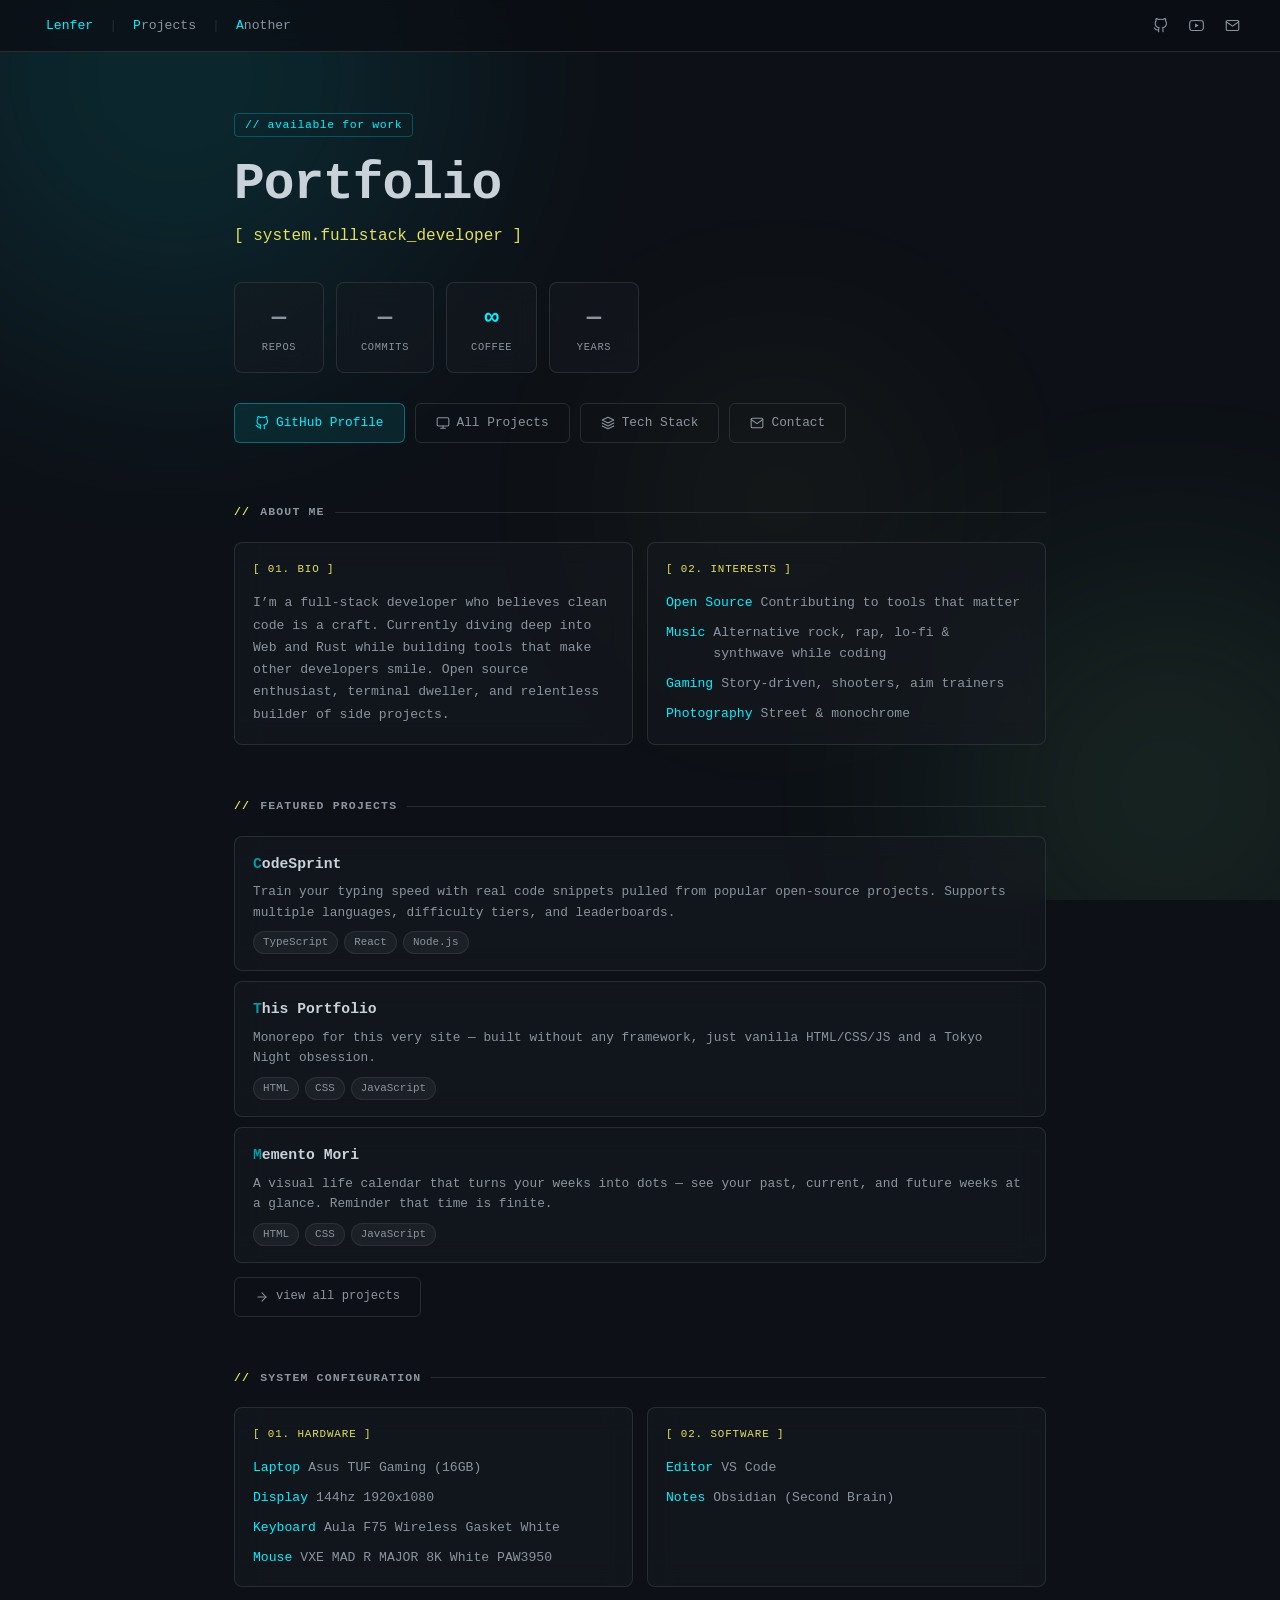
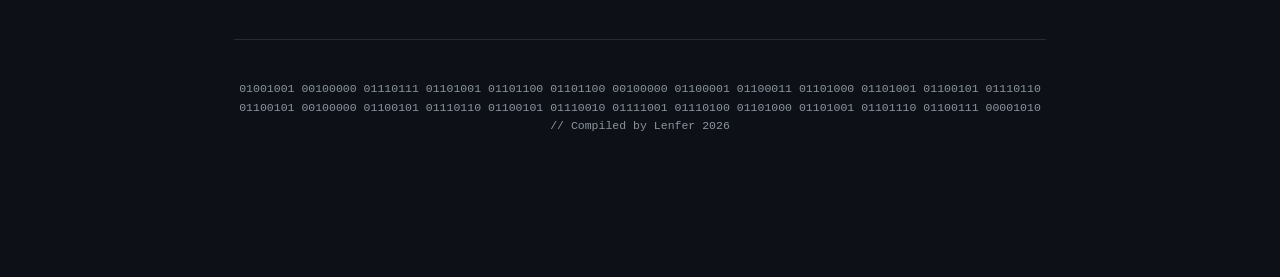
<file: index.html>
<!DOCTYPE html>
<html lang="ru">
<head>
    <meta charset="UTF-8">
    <meta name="viewport" content="width=device-width, initial-scale=1.0">
    <title>Dev Portfolio</title>
    <link rel="stylesheet" href="css/global.css">
    <link rel="stylesheet" href="css/navbar-view.css">
    <link rel="stylesheet" href="css/main.css">
</head>
<body>

<div class="bg-scene">
    <div class="blob"></div>
    <div class="blob"></div>
    <div class="blob"></div>
</div>

<div class="modal-overlay" id="modal-overlay">
    <div class="modal">
        <div class="modal-header">
            <div class="modal-title">
                <svg viewBox="0 0 24 24"><path d="M9 19c-5 1.5-5-2.5-7-3m14 6v-3.87a3.37 3.37 0 0 0-.94-2.61c3.14-.35 6.44-1.54 6.44-7A5.44 5.44 0 0 0 20 4.77 5.07 5.07 0 0 0 19.91 1S18.73.65 16 2.48a13.38 13.38 0 0 0-7 0C6.27.65 5.09 1 5.09 1A5.07 5.07 0 0 0 5 4.77a5.44 5.44 0 0 0-1.5 3.78c0 5.42 3.3 6.61 6.44 7A3.37 3.37 0 0 0 9 18.13V22"/></svg>
                <span id="modal-title-text">project</span>
            </div>
            <button class="modal-close-btn" onclick="closeModal()">[ ✕ close ]</button>
        </div>
        <div class="modal-body" id="modal-body"></div>
    </div>
</div>

<nav class="navbar">
    <div class="nav-wrapper">
        <a href="index.html" class="nav-item"><span>Lenfer</a>
    </div>
    <span class="nav-sep">|</span>
    <div class="nav-wrapper">
        <a href="project.html" class="nav-item"><span>P</span>rojects</a>

    </div>
    <span class="nav-sep">|</span>
    <div class="nav-wrapper">
        <a href="another.html" class="nav-item"><span>A</span>nother</a>
    </div>
    <div class="social-dock">
        <a href="github.html" class="social-link" title="GitHub">
            <svg viewBox="0 0 24 24"><path d="M9 19c-5 1.5-5-2.5-7-3m14 6v-3.87a3.37 3.37 0 0 0-.94-2.61c3.14-.35 6.44-1.54 6.44-7A5.44 5.44 0 0 0 20 4.77 5.07 5.07 0 0 0 19.91 1S18.73.65 16 2.48a13.38 13.38 0 0 0-7 0C6.27.65 5.09 1 5.09 1A5.07 5.07 0 0 0 5 4.77a5.44 5.44 0 0 0-1.5 3.78c0 5.42 3.3 6.61 6.44 7A3.37 3.37 0 0 0 9 18.13V22"/></svg>
        </a>
        <a href="https://www.youtube.com/@regards8247" class="social-link" title="YouTube">
            <svg viewBox="0 0 24 24"><path d="M22.54 6.42a2.78 2.78 0 0 0-1.94-2C18.88 4 12 4 12 4s-6.88 0-8.6.42a2.78 2.78 0 0 0-1.94 2C1 8.11 1 12 1 12s0 3.89.46 5.58a2.78 2.78 0 0 0 1.94 2c1.72.42 8.6.42 8.6.42s6.88 0 8.6-.42a2.78 2.78 0 0 0 1.94-2C23 15.89 23 12 23 12s0-3.89-.46-5.58z"/><polygon points="9.75 15.02 15.5 12 9.75 8.98 9.75 15.02" fill="currentColor" stroke="none"/></svg>
        </a>
<a href="mailto:kirillvelicka0@gmail.com" class="social-link" title="Email">    <svg viewBox="0 0 24 24"><path d="M4 4h16c1.1 0 2 .9 2 2v12c0 1.1-.9 2-2 2H4c-1.1 0-2-.9-2-2V6c0-1.1.9-2 2-2z"/><polyline points="22,6 12,13 2,6"/></svg></a>
    </div>
</nav>

<div class="container">
    <header id="about">
        <div class="hero-tag">// available for work</div>
        <h1>Portfolio</h1>
        <p class="subtitle">[ system.fullstack_developer ]</p>
        <div class="stats-grid">
            <div class="stat-card"><span class="stat-value" id="stat-repos">24</span><span class="stat-label">Repos</span></div>
            <div class="stat-card"><span class="stat-value" id="stat-commits">1.2k</span><span class="stat-label">Commits</span></div>
            <div class="stat-card"><span class="stat-value">∞</span><span class="stat-label">Coffee</span></div>
            <div class="stat-card"><span class="stat-value" id="stat-years">3</span><span class="stat-label">Years</span></div>
        </div>
        <div class="btn-group">
            <a href="github.html" class="btn btn-blue">
                <svg viewBox="0 0 24 24"><path d="M9 19c-5 1.5-5-2.5-7-3m14 6v-3.87a3.37 3.37 0 0 0-.94-2.61c3.14-.35 6.44-1.54 6.44-7A5.44 5.44 0 0 0 20 4.77 5.07 5.07 0 0 0 19.91 1S18.73.65 16 2.48a13.38 13.38 0 0 0-7 0C6.27.65 5.09 1 5.09 1A5.07 5.07 0 0 0 5 4.77a5.44 5.44 0 0 0-1.5 3.78c0 5.42 3.3 6.61 6.44 7A3.37 3.37 0 0 0 9 18.13V22"/></svg>
                GitHub Profile
            </a>
            <a href="project.html" class="btn btn-outline">
                <svg viewBox="0 0 24 24"><rect x="2" y="3" width="20" height="14" rx="2"/><path d="M8 21h8M12 17v4"/></svg>
                All Projects
            </a>
            <a href="stack.html" class="btn btn-outline">
                <svg viewBox="0 0 24 24" fill="none" stroke="currentColor" stroke-width="2" stroke-linecap="round" stroke-linejoin="round">
                    <polyline points="2 17 12 22 22 17"/><polyline points="2 12 12 17 22 12"/><path d="M12 2L2 7l10 5 10-5-10-5z"/>
                </svg>
                Tech Stack
            </a>
            <a href="contact.html" class="btn btn-outline">
                <svg viewBox="0 0 24 24"><path d="M4 4h16c1.1 0 2 .9 2 2v12c0 1.1-.9 2-2 2H4c-1.1 0-2-.9-2-2V6c0-1.1.9-2 2-2z"/><polyline points="22,6 12,13 2,6"/></svg>
                Contact
            </a>
        </div>
    </header>

    <section id="about-me">
        <h2><span>//</span> about me</h2>
        <div class="about-grid">
            <div class="about-card">
                <div class="about-title">[ 01. Bio ]</div>
                <p class="about-text">
                    I’m a full‑stack developer who believes clean code is a craft.
                    Currently diving deep into Web and Rust while building
                    tools that make other developers smile. Open source enthusiast,
                    terminal dweller, and relentless builder of side projects.
                </p>
            </div>
            <div class="about-card">
                <div class="about-title">[ 02. Interests ]</div>
                <ul class="about-list">
                    <li><span class="k">Open Source</span><span class="v">Contributing to tools that matter</span></li>
                    <li><span class="k">Music</span><span class="v">Alternative rock, rap, lo‑fi & synthwave while coding</span></li>
                    <li><span class="k">Gaming</span><span class="v">Story-driven, shooters, aim trainers</span></li>
                    <li><span class="k">Photography</span><span class="v">Street & monochrome</span></li>
                </ul>
            </div>
        </div>
    </section>

    <section id="projects">
        <h2><span>//</span> featured projects</h2>
        <div id="featured-projects-list">
            <p style="color:var(--dim);font-size:0.8rem;">Loading featured projects...</p>
        </div>
        <div style="margin-top:14px">
            <a href="project.html" class="btn btn-outline" style="font-size:0.76rem">
                <svg viewBox="0 0 24 24"><line x1="5" y1="12" x2="19" y2="12"/><polyline points="12 5 19 12 12 19"/></svg>
                view all projects
            </a>
        </div>
    </section>

    <section id="setup">
        <h2><span>//</span> system configuration</h2>
        <div class="setup-grid">
            <div class="setup-card">
                <div class="setup-title">[ 01. Hardware ]</div>
                <ul class="setup-list">
                    <li><span class="k">Laptop</span><span class="v">Asus TUF Gaming (16GB)</span></li>
                    <li><span class="k">Display</span><span class="v">144hz 1920x1080</span></li>
                    <li><span class="k">Keyboard</span><span class="v">Aula F75 Wireless Gasket White</span></li>
                    <li><span class="k">Mouse</span><span class="v">VXE MAD R MAJOR 8K White PAW3950</span></li>
                </ul>
            </div>
            <div class="setup-card">
                <div class="setup-title">[ 02. Software ]</div>
                <ul class="setup-list">
                    <li><span class="k">Editor</span><span class="v">VS Code</span></li>
                    <li><span class="k">Notes</span><span class="v">Obsidian (Second Brain)</span></li>
                </ul>
            </div>
        </div>
    </section>

    <footer>
        <code>01001001 00100000 01110111 01101001 01101100 01101100 00100000 01100001 01100011 01101000 01101001 01100101 01110110 01100101 00100000 01100101 01110110 01100101 01110010 01111001 01110100 01101000 01101001 01101110 01100111 00001010 // Compiled by Lenfer 2026</code>
    </footer>
</div>

<script>
function openModal(project) {
    document.getElementById('modal-title-text').textContent = project.name;
    const body = document.getElementById('modal-body');
    const techTags = project.tech.map(t => `<span class="m-tag" style="color:var(--blue)">${t}</span>`).join('');
    const typeTag = `<span class="m-tag type">${project.type}</span>`;
    const privateIcon = project.privateCode
        ? `<span class="m-tl-row" style="color:var(--orange)">
            <svg viewBox="0 0 24 24" width="11" height="11" fill="none" stroke="#ffa657" stroke-width="2" stroke-linecap="round" stroke-linejoin="round"><rect x="3" y="11" width="18" height="11" rx="2" ry="2"/><path d="M7 11V7a5 5 0 0 1 10 0v4"/></svg>
            &nbsp;Source code is private
           </span>` : '';

    body.innerHTML = `
        <div>
            <div class="m-section-label"><span>//</span> description</div>
            <div class="m-desc">${project.longDesc || project.desc}</div>
        </div>
        <div>
            <div class="m-section-label"><span>//</span> tech stack</div>
            <div class="m-tags">${techTags} ${typeTag}</div>
        </div>
        <div>
            <div class="m-section-label"><span>//</span> timeline</div>
            <div class="m-timeline">
                <div class="m-tl-row">
                    <svg viewBox="0 0 14 14" fill="none" stroke="currentColor" stroke-width="1.3" stroke-linecap="round"><rect x="1" y="2.5" width="12" height="10" rx="1.5"/><path d="M4 1v2M10 1v2M1 6h12"/></svg>
                    &nbsp;Year: <span style="color:var(--blue);margin-left:4px">${project.year}</span>
                </div>
                ${privateIcon}
            </div>
        </div>
        <div>
            <div class="m-section-label"><span>//</span> links</div>
            <div class="m-links">
                ${project.githubRepo && !project.privateCode ? `<a class="m-link" href="https://github.com/${GITHUB_USERNAME}/${project.githubRepo}" target="_blank">
                    <svg viewBox="0 0 24 24" fill="none" stroke="currentColor" stroke-width="1.8" stroke-linecap="round" stroke-linejoin="round"><path d="M9 19c-5 1.5-5-2.5-7-3m14 6v-3.87a3.37 3.37 0 0 0-.94-2.61c3.14-.35 6.44-1.54 6.44-7A5.44 5.44 0 0 0 20 4.77 5.07 5.07 0 0 0 19.91 1S18.73.65 16 2.48a13.38 13.38 0 0 0-7 0C6.27.65 5.09 1 5.09 1A5.07 5.07 0 0 0 5 4.77a5.44 5.44 0 0 0-1.5 3.78c0 5.42 3.3 6.61 6.44 7A3.37 3.37 0 0 0 9 18.13V22"/></svg>
                    GitHub Repository
                </a>` : ''}
                ${project.homepage ? `<a class="m-link" href="${project.homepage}" target="_blank">
                    <svg viewBox="0 0 24 24" fill="none" stroke="currentColor" stroke-width="1.8" stroke-linecap="round" stroke-linejoin="round"><path d="M10 13a5 5 0 0 0 7.54.54l3-3a5 5 0 0 0-7.07-7.07l-1.72 1.71"/><path d="M14 11a5 5 0 0 0-7.54-.54l-3 3a5 5 0 0 0 7.07 7.07l1.71-1.71"/></svg>
                    Live Demo
                </a>` : ''}
                ${(!project.githubRepo && !project.homepage) ? `<p style="color:var(--dim);font-size:0.78rem;">No public links${project.privateCode ? ' — closed source project.' : '.'}</p>` : ''}
            </div>
        </div>
    `;

    document.getElementById('modal-overlay').classList.add('open');
    document.body.style.overflow = 'hidden';
}

function closeModal() {
    document.getElementById('modal-overlay').classList.remove('open');
    document.body.style.overflow = '';
}

document.getElementById('modal-overlay').addEventListener('click', function(e) {
    if (e.target === this) closeModal();
});
document.addEventListener('keydown', function(e) {
    if (e.key === 'Escape') closeModal();
});

const GITHUB_USERNAME = 'Lenferis';
async function loadFeaturedProjects() {
    const container = document.getElementById('featured-projects-list');
    try {
        const res = await fetch('content/projects.json');
        if (!res.ok) throw new Error('Failed to load projects data');
        const allProjects = await res.json();
        const featured = allProjects.filter(p => p.featured).slice(0, 3);
        if (featured.length === 0) {
            container.innerHTML = '<p style="color:var(--dim);">No featured projects yet.</p>';
            return;
        }
        container.innerHTML = featured.map(project => `
            <div class="project-item" style="cursor:pointer;" onclick="openModal(${JSON.stringify(project).replace(/"/g, '&quot;')})">
                <a style="text-decoration:none;color:inherit;">
                    <span style="color:var(--blue)">${project.name.charAt(0)}</span>${project.name.slice(1)}
                </a>
                <span class="project-desc">${project.desc}</span>
                <div class="tag-row">${project.tech.slice(0,3).map(t => `<span class="tag">${t}</span>`).join('')}</div>
            </div>
        `).join('');
    } catch (error) {
        console.error(error);
        container.innerHTML = '<p style="color:var(--red);">Could not load projects.</p>';
    }
}

async function loadGitHubStats() {
    const reposEl = document.getElementById('stat-repos');
    const commitsEl = document.getElementById('stat-commits');
    const yearsEl = document.getElementById('stat-years');

    [reposEl, commitsEl, yearsEl].forEach(el => {
        el.textContent = '…';
        el.style.color = 'var(--dim)';
    });

    try {
        const userRes = await fetch(`https://api.github.com/users/${GITHUB_USERNAME}`);
        if (!userRes.ok) throw new Error('User fetch failed');
        const userData = await userRes.json();

        reposEl.textContent = userData.public_repos;
        reposEl.style.color = ''; 

        const createdAt = new Date(userData.created_at);
        const now = new Date();
        const diffYears = Math.floor((now - createdAt) / (1000 * 60 * 60 * 24 * 365.25));
        yearsEl.textContent = diffYears;
        yearsEl.style.color = '';

        const commitsRes = await fetch(`https://api.github.com/search/commits?q=author:${GITHUB_USERNAME}`, {
            headers: {
                'Accept': 'application/vnd.github.cloak-preview+json' 
            }
        });
        
        if (commitsRes.ok) {
            const commitsData = await commitsRes.json();
            const totalCommits = commitsData.total_count;
            
            commitsEl.textContent = totalCommits >= 1000 ? (totalCommits / 1000).toFixed(1) + 'k' : totalCommits;
        } else {
            console.warn('Rate limit hit for Search API');
            commitsEl.textContent = '—';
        }
        commitsEl.style.color = '';

    } catch (err) {
        console.warn('GitHub stats error:', err);
        reposEl.textContent = '—';
        commitsEl.textContent = '—';
        yearsEl.textContent = '—';
    }
}

document.addEventListener('DOMContentLoaded', () => {
    loadFeaturedProjects();
    loadGitHubStats();
});
</script>
</body>
</html>
</file>
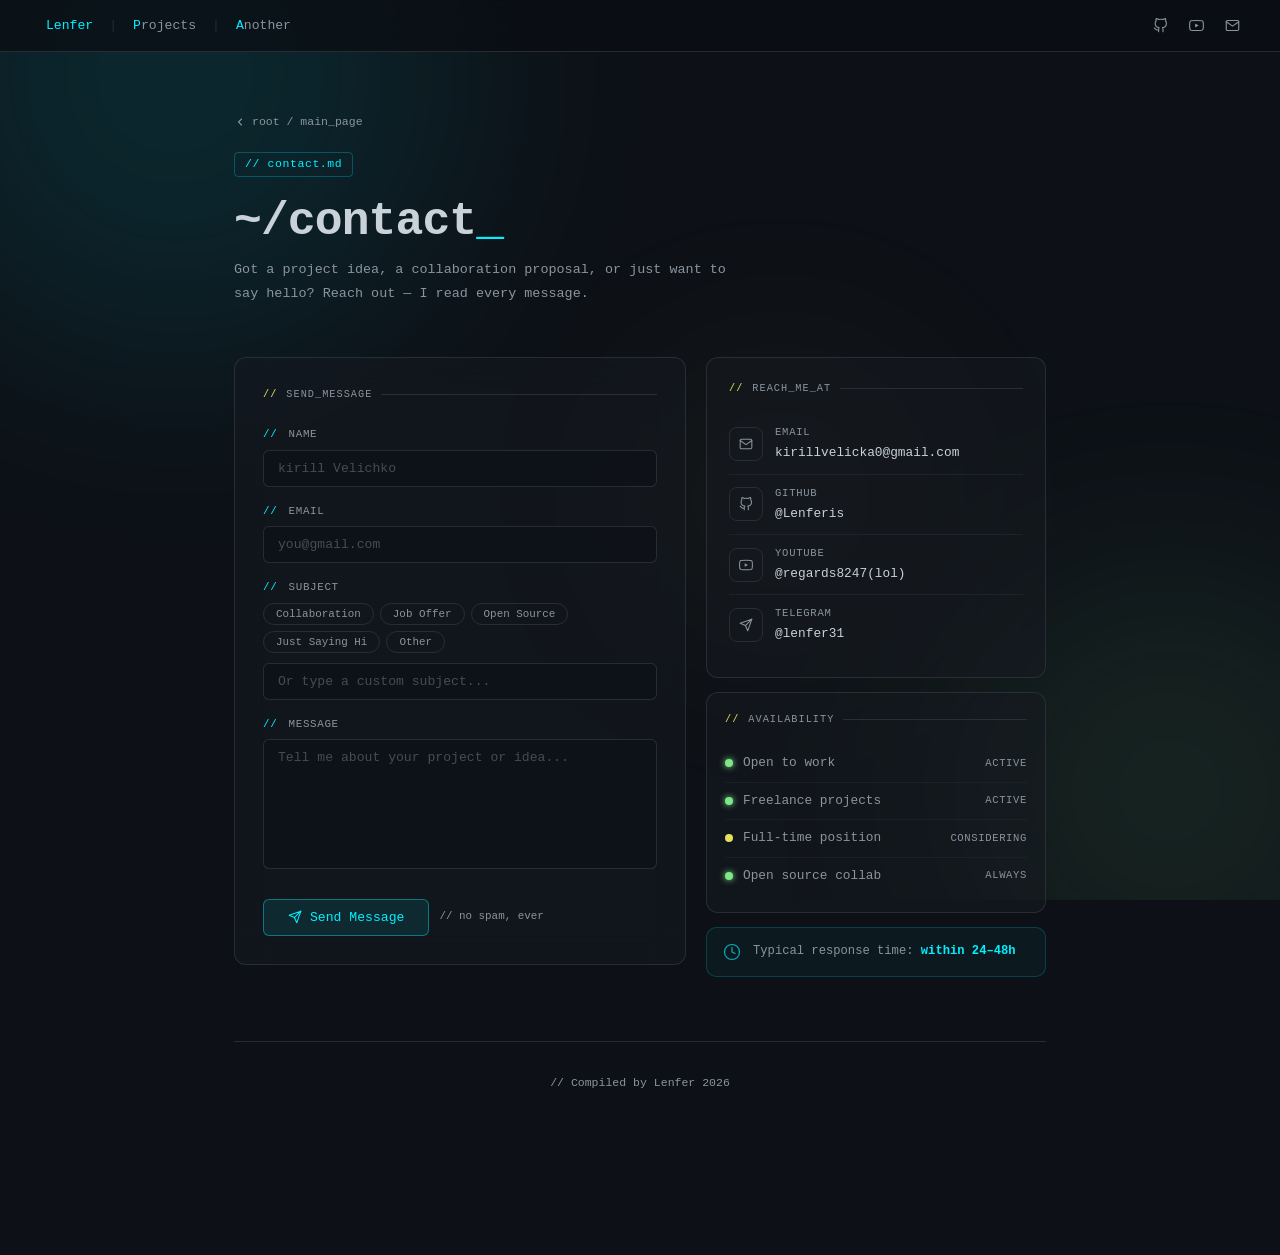
<file: contact.html>
<!DOCTYPE html>
<html lang="ru">
<head>
    <meta charset="UTF-8">
    <meta name="viewport" content="width=device-width, initial-scale=1.0">
    <title>Contact | Lenfer</title>
    <link rel="stylesheet" href="css/global.css">
    <link rel="stylesheet" href="css/navbar-view.css">
    <link rel="stylesheet" href="css/contact.css">

</head>
<body>

<div class="bg-scene">
    <div class="blob"></div>
    <div class="blob"></div>
    <div class="blob"></div>
</div>

<nav class="navbar">
    <div class="nav-wrapper">
        <a href="index.html" class="nav-item"><span>Lenfer</span></a>
    </div>
    <span class="nav-sep">|</span>
    <div class="nav-wrapper">
        <a href="project.html" class="nav-item"><span>P</span>rojects</a>
    </div>
    <span class="nav-sep">|</span>
    <div class="nav-wrapper">
        <a href="another.html" class="nav-item"><span>A</span>nother</a>
    </div>
    <div class="social-dock">
        <a href="https://github.com/Lenferis" class="social-link" title="GitHub">
            <svg viewBox="0 0 24 24"><path d="M9 19c-5 1.5-5-2.5-7-3m14 6v-3.87a3.37 3.37 0 0 0-.94-2.61c3.14-.35 6.44-1.54 6.44-7A5.44 5.44 0 0 0 20 4.77 5.07 5.07 0 0 0 19.91 1S18.73.65 16 2.48a13.38 13.38 0 0 0-7 0C6.27.65 5.09 1 5.09 1A5.07 5.07 0 0 0 5 4.77a5.44 5.44 0 0 0-1.5 3.78c0 5.42 3.3 6.61 6.44 7A3.37 3.37 0 0 0 9 18.13V22"/></svg>
        </a>
        <a href="https://www.youtube.com/@regards8247" class="social-link" title="YouTube">
            <svg viewBox="0 0 24 24"><path d="M22.54 6.42a2.78 2.78 0 0 0-1.94-2C18.88 4 12 4 12 4s-6.88 0-8.6.42a2.78 2.78 0 0 0-1.94 2C1 8.11 1 12 1 12s0 3.89.46 5.58a2.78 2.78 0 0 0 1.94 2c1.72.42 8.6.42 8.6.42s6.88 0 8.6-.42a2.78 2.78 0 0 0 1.94-2C23 15.89 23 12 23 12s0-3.89-.46-5.58z"/><polygon points="9.75 15.02 15.5 12 9.75 8.98 9.75 15.02" fill="currentColor" stroke="none"/></svg>
        </a>
<a href="mailto:kirillvelicka0@gmail.com" class="social-link" title="Email">    <svg viewBox="0 0 24 24"><path d="M4 4h16c1.1 0 2 .9 2 2v12c0 1.1-.9 2-2 2H4c-1.1 0-2-.9-2-2V6c0-1.1.9-2 2-2z"/><polyline points="22,6 12,13 2,6"/></svg></a>
    </div>
</nav>

<div class="container">
    <a href="index.html" class="back-link">
        <svg viewBox="0 0 16 16" fill="none" stroke="currentColor" stroke-width="1.5" stroke-linecap="round" width="12" height="12"><path d="M10 12L6 8l4-4"/></svg>
        root / main_page
    </a>
    <header>
        <div class="hero-tag">// contact.md</div>
        <h1>~/contact<span class="blink" style="color:var(--blue)">_</span></h1>
        <p>Got a project idea, a collaboration proposal, or just want to say hello? Reach out — I read every message.</p>
    </header>

    <div class="contact-grid">

        <!-- ── Form ── -->
        <div class="form-card">
            <div class="form-title"><span>//</span> send_message</div>

            <div class="form-row">
                <label><span>//</span> name</label>
                <input class="form-input" type="text" id="f-name" placeholder="kirill Velichko" autocomplete="off">
            </div>

            <div class="form-row">
                <label><span>//</span> email</label>
                <input class="form-input" type="email" id="f-email" placeholder="you@gmail.com" autocomplete="off">
            </div>

            <div class="form-row">
                <label><span>//</span> subject</label>
                <div class="chip-row" id="chips">
                    <button class="chip" data-val="Collaboration">Collaboration</button>
                    <button class="chip" data-val="Job Offer">Job Offer</button>
                    <button class="chip" data-val="Open Source">Open Source</button>
                    <button class="chip" data-val="Just Saying Hi">Just Saying Hi</button>
                    <button class="chip" data-val="Other">Other</button>
                </div>
                <input class="form-input" type="text" id="f-subject" placeholder="Or type a custom subject..." style="margin-top:10px">
            </div>

            <div class="form-row">
                <label><span>//</span> message</label>
                <textarea class="form-textarea" id="f-message" placeholder="Tell me about your project or idea..."></textarea>
            </div>

            <div class="form-submit">
                <button class="btn-send" id="send-btn" onclick="handleSend()">
                    <svg viewBox="0 0 24 24"><line x1="22" y1="2" x2="11" y2="13"/><polygon points="22 2 15 22 11 13 2 9 22 2"/></svg>
                    Send Message
                </button>
                <span class="form-hint">// no spam, ever</span>
            </div>

            <div class="success-msg" id="success-msg">
                <svg viewBox="0 0 24 24"><polyline points="20 6 9 17 4 12"/></svg>
                Message sent! I'll get back to you within 24–48h.
            </div>
        </div>

        <div class="right-col">

            <div class="info-card">
                <div class="card-head"><span>//</span> reach_me_at</div>

                <a href="mailto:kirillvelicka0@gmail.com" class="contact-link">
                    <div class="link-icon">
                        <svg viewBox="0 0 24 24"><path d="M4 4h16c1.1 0 2 .9 2 2v12c0 1.1-.9 2-2 2H4c-1.1 0-2-.9-2-2V6c0-1.1.9-2 2-2z"/><polyline points="22,6 12,13 2,6"/></svg>
                    </div>
                    <div class="link-body">
                        <div class="link-label">Email</div>
                        <div class="link-value">kirillvelicka0@gmail.com</div>
                    </div>
                    <div class="link-arrow">→</div>
                </a>

                <a href="https://github.com/Lenferis" target="_blank" class="contact-link">
                    <div class="link-icon">
                        <svg viewBox="0 0 24 24"><path d="M9 19c-5 1.5-5-2.5-7-3m14 6v-3.87a3.37 3.37 0 0 0-.94-2.61c3.14-.35 6.44-1.54 6.44-7A5.44 5.44 0 0 0 20 4.77 5.07 5.07 0 0 0 19.91 1S18.73.65 16 2.48a13.38 13.38 0 0 0-7 0C6.27.65 5.09 1 5.09 1A5.07 5.07 0 0 0 5 4.77a5.44 5.44 0 0 0-1.5 3.78c0 5.42 3.3 6.61 6.44 7A3.37 3.37 0 0 0 9 18.13V22"/></svg>
                    </div>
                    <div class="link-body">
                        <div class="link-label">GitHub</div>
                        <div class="link-value">@Lenferis</div>
                    </div>
                    <div class="link-arrow">→</div>
                </a>

                <a href="https://www.youtube.com/@regards8247" class="contact-link">
                    <div class="link-icon">
                        <svg viewBox="0 0 24 24"><path d="M22.54 6.42a2.78 2.78 0 0 0-1.94-2C18.88 4 12 4 12 4s-6.88 0-8.6.42a2.78 2.78 0 0 0-1.94 2C1 8.11 1 12 1 12s0 3.89.46 5.58a2.78 2.78 0 0 0 1.94 2c1.72.42 8.6.42 8.6.42s6.88 0 8.6-.42a2.78 2.78 0 0 0 1.94-2C23 15.89 23 12 23 12s0-3.89-.46-5.58z"/><polygon points="9.75 15.02 15.5 12 9.75 8.98 9.75 15.02" fill="currentColor" stroke="none"/></svg>
                    </div>
                    <div class="link-body">
                        <div class="link-label">YouTube</div>
                        <div class="link-value">@regards8247(lol)</div>
                    </div>
                    <div class="link-arrow">→</div>
                </a>

                <a href="https://t.me/lenfer31" target="_blank" class="contact-link">
                    <div class="link-icon">
                        <svg viewBox="0 0 24 24" fill="none" stroke="currentColor" stroke-width="1.8" stroke-linecap="round" stroke-linejoin="round">
                        <line x1="22" y1="2" x2="11" y2="13"/>
                        <polygon points="22 2 15 22 11 13 2 9 22 2"/>
                        </svg>
                    </div>
                    <div class="link-body">
                        <div class="link-label">Telegram</div>
                        <div class="link-value">@lenfer31</div>
                    </div>
                    <div class="link-arrow">→</div>
                </a>
            </div>

            <div class="status-card">
                <div class="card-head"><span>//</span> availability</div>
                <div class="status-row">
                    <div class="status-dot green"></div>
                    <span>Open to work</span>
                    <span class="status-label">active</span>
                </div>
                <div class="status-row">
                    <div class="status-dot green"></div>
                    <span>Freelance projects</span>
                    <span class="status-label">active</span>
                </div>
                <div class="status-row">
                    <div class="status-dot yellow"></div>
                    <span>Full-time position</span>
                    <span class="status-label">considering</span>
                </div>
                <div class="status-row">
                    <div class="status-dot green"></div>
                    <span>Open source collab</span>
                    <span class="status-label">always</span>
                </div>
            </div>

            <div class="time-card">
                <svg viewBox="0 0 24 24"><circle cx="12" cy="12" r="10"/><polyline points="12 6 12 12 16 14"/></svg>
                <div>Typical response time: <strong>within 24–48h</strong></div>
            </div>

        </div>
    </div>

    <footer>
        <code>// Compiled by Lenfer 2026</code>
    </footer>

</div>

<script>
document.querySelectorAll('.chip').forEach(chip => {
    chip.addEventListener('click', () => {
        const wasActive = chip.classList.contains('active');
        document.querySelectorAll('.chip').forEach(c => c.classList.remove('active'));
        if (!wasActive) {
            chip.classList.add('active');
            document.getElementById('f-subject').value = chip.dataset.val;
        } else {
            document.getElementById('f-subject').value = '';
        }
    });
});

document.getElementById('f-subject').addEventListener('input', () => {
    document.querySelectorAll('.chip').forEach(c => c.classList.remove('active'));
});

function handleSend() {
    const name = document.getElementById('f-name').value.trim();
    const email = document.getElementById('f-email').value.trim();
    const subject = document.getElementById('f-subject').value.trim();
    const msg = document.getElementById('f-message').value.trim();

    if (!name || !email || !msg) {
        [['f-name', name], ['f-email', email], ['f-message', msg]].forEach(([id, val]) => {
            if (!val) {
                const el = document.getElementById(id);
                el.style.borderColor = 'rgba(255,123,114,0.6)';
                el.style.boxShadow = '0 0 0 3px rgba(255,123,114,0.08)';
                setTimeout(() => {
                    el.style.borderColor = '';
                    el.style.boxShadow = '';
                }, 1800);
            }
        });
        return;
    }

    const body = `From: ${name} (${email})\n\n${msg}`;
    const mailtoLink = `mailto:kirillvelicka0@gmail.com?subject=${encodeURIComponent(subject || 'Message from portfolio')}&body=${encodeURIComponent(body)}`;

    const btn = document.getElementById('send-btn');
    btn.classList.add('loading');
    btn.innerHTML = `<svg viewBox="0 0 24 24" fill="none" stroke="currentColor" stroke-width="2"><line x1="12" y1="2" x2="12" y2="6"/><line x1="12" y1="18" x2="12" y2="22"/><line x1="4.93" y1="4.93" x2="7.76" y2="7.76"/><line x1="16.24" y1="16.24" x2="19.07" y2="19.07"/><line x1="2" y1="12" x2="6" y2="12"/><line x1="18" y1="12" x2="22" y2="12"/><line x1="4.93" y1="19.07" x2="7.76" y2="16.24"/><line x1="16.24" y1="7.76" x2="19.07" y2="4.93"/></svg> Opening mail client...`;

    setTimeout(() => {
        window.location.href = mailtoLink;

        btn.style.display = 'none';
        document.querySelector('.form-hint').style.display = 'none';
        const success = document.getElementById('success-msg');
        success.classList.add('show');

        ['f-name','f-email','f-subject','f-message'].forEach(id => {
            document.getElementById(id).value = '';
        });
        document.querySelectorAll('.chip').forEach(c => c.classList.remove('active'));
    }, 800);
}
</script>
</body>
</html>
</file>
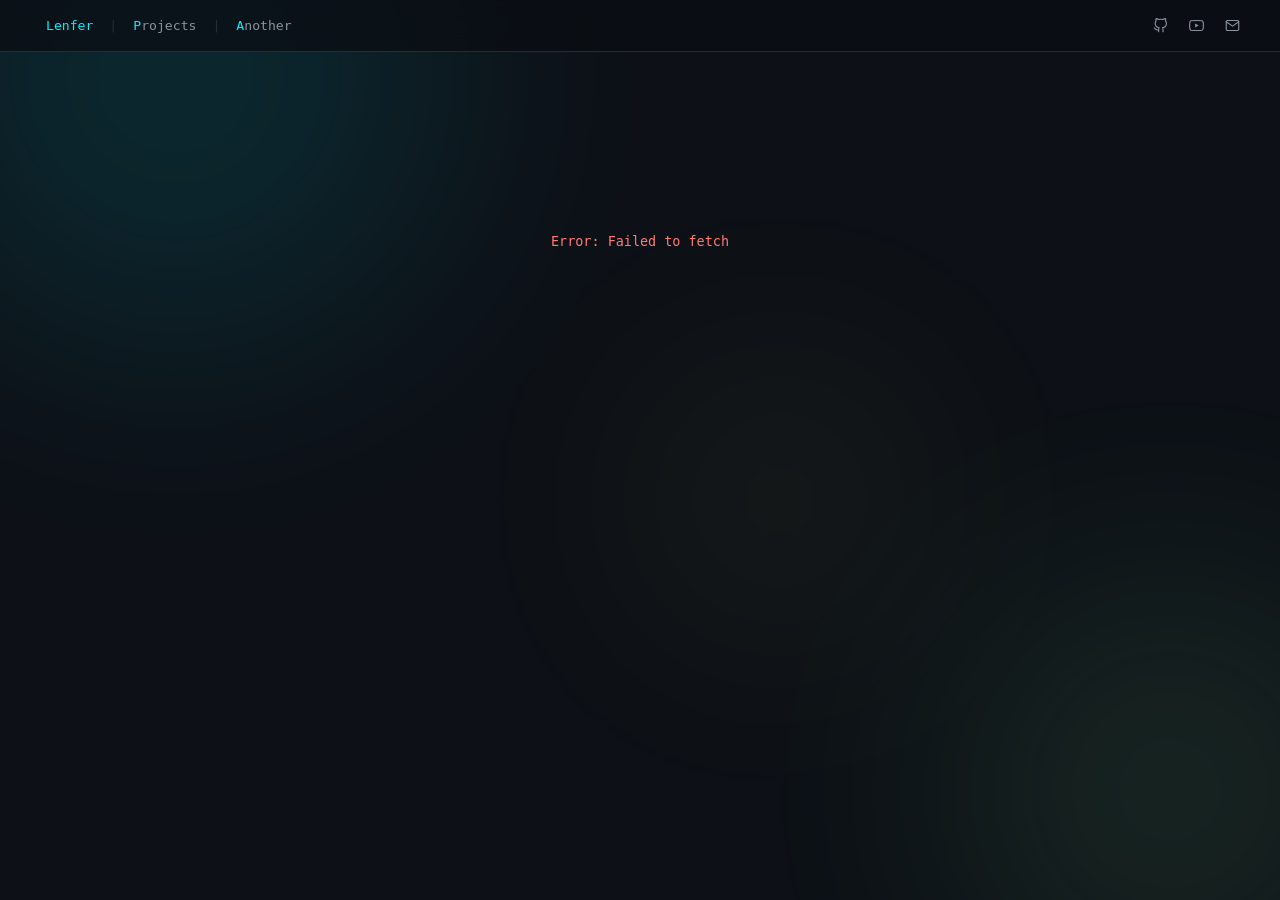
<file: github.html>
<!DOCTYPE html>
<html lang="ru">
<head>
    <meta charset="UTF-8">
    <meta name="viewport" content="width=device-width, initial-scale=1.0">
    <title>GitHub Mirror | Dev.Name</title>
    <link rel="stylesheet" href="css/global.css">
    <link rel="stylesheet" href="css/navbar-view.css">
    <link rel="stylesheet" href="css/github.css">
</head>
<body>
<div class="bg-scene">
    <div class="blob"></div>
    <div class="blob"></div>
    <div class="blob"></div>
</div>
<nav class="navbar">
    <div class="nav-wrapper">
        <a href="index.html" class="nav-item"><span>Lenfer</a>
    </div>
    <span class="nav-sep">|</span>
    <div class="nav-wrapper">
        <a href="project.html" class="nav-item"><span>P</span>rojects</a>
    </div>
    <span class="nav-sep">|</span>
    <div class="nav-wrapper">
        <a href="another.html" class="nav-item"><span>A</span>nother</a>
    </div>
    <div class="social-dock">
        <a href="github.html" class="social-link" title="GitHub">
            <svg viewBox="0 0 24 24"><path d="M9 19c-5 1.5-5-2.5-7-3m14 6v-3.87a3.37 3.37 0 0 0-.94-2.61c3.14-.35 6.44-1.54 6.44-7A5.44 5.44 0 0 0 20 4.77 5.07 5.07 0 0 0 19.91 1S18.73.65 16 2.48a13.38 13.38 0 0 0-7 0C6.27.65 5.09 1 5.09 1A5.07 5.07 0 0 0 5 4.77a5.44 5.44 0 0 0-1.5 3.78c0 5.42 3.3 6.61 6.44 7A3.37 3.37 0 0 0 9 18.13V22"/></svg>
        </a>
        <a href="https://www.youtube.com/@regards8247" class="social-link" title="YouTube">
            <svg viewBox="0 0 24 24"><path d="M22.54 6.42a2.78 2.78 0 0 0-1.94-2C18.88 4 12 4 12 4s-6.88 0-8.6.42a2.78 2.78 0 0 0-1.94 2C1 8.11 1 12 1 12s0 3.89.46 5.58a2.78 2.78 0 0 0 1.94 2c1.72.42 8.6.42 8.6.42s6.88 0 8.6-.42a2.78 2.78 0 0 0 1.94-2C23 15.89 23 12 23 12s0-3.89-.46-5.58z"/><polygon points="9.75 15.02 15.5 12 9.75 8.98 9.75 15.02" fill="currentColor" stroke="none"/></svg>
        </a>
<a href="mailto:kirillvelicka0@gmail.com" class="social-link" title="Email">    <svg viewBox="0 0 24 24"><path d="M4 4h16c1.1 0 2 .9 2 2v12c0 1.1-.9 2-2 2H4c-1.1 0-2-.9-2-2V6c0-1.1.9-2 2-2z"/><polyline points="22,6 12,13 2,6"/></svg></a>
    </div>
</nav> 

<div class="page" id="page-root">
    <div class="loader-wrap">Loading GitHub data...</div>
</div>

<script>
const GITHUB_USERNAME = 'Lenferis';

const SVG_REPO = `<svg viewBox="0 0 24 24"><path d="M9 19c-5 1.5-5-2.5-7-3m14 6v-3.87a3.37 3.37 0 0 0-.94-2.61c3.14-.35 6.44-1.54 6.44-7A5.44 5.44 0 0 0 20 4.77 5.07 5.07 0 0 0 19.91 1S18.73.65 16 2.48a13.38 13.38 0 0 0-7 0C6.27.65 5.09 1 5.09 1A5.07 5.07 0 0 0 5 4.77a5.44 5.44 0 0 0-1.5 3.78c0 5.42 3.3 6.61 6.44 7A3.37 3.37 0 0 0 9 18.13V22"/></svg>`;
const SVG_STAR = `<svg viewBox="0 0 16 16" stroke-linejoin="round"><polygon points="8,1.5 9.85,5.75 14.5,6.4 11.25,9.5 12.1,14.2 8,11.95 3.9,14.2 4.75,9.5 1.5,6.4 6.15,5.75"/></svg>`;
const SVG_FORK = `<svg viewBox="0 0 16 16" stroke-linecap="round"><circle cx="5" cy="3.5" r="1.5"/><circle cx="11" cy="3.5" r="1.5"/><circle cx="5" cy="12.5" r="1.5"/><path d="M5 5v2a3 3 0 0 0 3 3h1a2 2 0 0 1 2-2V5M5 11V8.5"/></svg>`;
const SVG_LOC = `<svg viewBox="0 0 24 24"><path d="M21 10c0 7-9 13-9 13s-9-6-9-13a9 9 0 0 1 18 0z"/><circle cx="12" cy="10" r="3"/></svg>`;
const SVG_LINK = `<svg viewBox="0 0 24 24"><path d="M10 13a5 5 0 0 0 7.54.54l3-3a5 5 0 0 0-7.07-7.07l-1.72 1.71"/><path d="M14 11a5 5 0 0 0-7.54-.54l-3 3a5 5 0 0 0 7.07 7.07l1.71-1.71"/></svg>`;
const SVG_TWITTER = `<svg viewBox="0 0 24 24"><path d="M23 3a10.9 10.9 0 0 1-3.14 1.53 4.48 4.48 0 0 0-7.86 3v1A10.66 10.66 0 0 1 3 4s-4 9 5 13a11.64 11.64 0 0 1-7 2c9 5 20 0 20-11.5a4.5 4.5 0 0 0-.08-.83A7.72 7.72 0 0 0 23 3z"/></svg>`;
const SVG_PUSH = `<svg viewBox="0 0 24 24"><polyline points="16 16 12 12 8 16"/><line x1="12" y1="12" x2="12" y2="21"/><path d="M20.39 18.39A5 5 0 0 0 18 9h-1.26A8 8 0 1 0 3 16.3"/></svg>`;
const SVG_STAR2 = `<svg viewBox="0 0 24 24"><polygon points="12 2 15.09 8.26 22 9.27 17 14.14 18.18 21.02 12 17.77 5.82 21.02 7 14.14 2 9.27 8.91 8.26 12 2"/></svg>`;
const SVG_CREATE = `<svg viewBox="0 0 24 24"><circle cx="12" cy="12" r="10"/><line x1="12" y1="8" x2="12" y2="16"/><line x1="8" y1="12" x2="16" y2="12"/></svg>`;
const SVG_GH = `<svg viewBox="0 0 24 24"><path d="M9 19c-5 1.5-5-2.5-7-3m14 6v-3.87a3.37 3.37 0 0 0-.94-2.61c3.14-.35 6.44-1.54 6.44-7A5.44 5.44 0 0 0 20 4.77 5.07 5.07 0 0 0 19.91 1S18.73.65 16 2.48a13.38 13.38 0 0 0-7 0C6.27.65 5.09 1 5.09 1A5.07 5.07 0 0 0 5 4.77a5.44 5.44 0 0 0-1.5 3.78c0 5.42 3.3 6.61 6.44 7A3.37 3.37 0 0 0 9 18.13V22"/></svg>`;

const LANG_COLORS = {
    JavaScript:'#f1e05a',TypeScript:'#3178c6',Python:'#3572A5',
    Go:'#00add8',Rust:'#dea584',HTML:'#e34c26',CSS:'#563d7c',
    Shell:'#89e051',YAML:'#e3e15d',SQL:'#e38c00',Vue:'#41b883',
    Svelte:'#ff3e00',PHP:'#4F5D95',Ruby:'#701516',Java:'#b07219',
    'C++':'#f34b7d','C#':'#178600',Kotlin:'#A97BFF',Swift:'#F05138',
};
function langColor(l){ return LANG_COLORS[l] || '#8b949e'; }

function relTime(d){
    const s = Math.floor((Date.now()-new Date(d))/1000);
    if(s<60) return `${s}s ago`;
    if(s<3600) return `${Math.floor(s/60)}m ago`;
    if(s<86400) return `${Math.floor(s/3600)}h ago`;
    if(s<2592000) return `${Math.floor(s/86400)}d ago`;
    return new Date(d).toLocaleDateString('en-GB',{month:'short',day:'numeric'});
}

function buildLangChart(repos){
    const counts = {};
    repos.forEach(r=>{ if(r.language) counts[r.language]=(counts[r.language]||0)+1; });
    const total = Object.values(counts).reduce((a,b)=>a+b,0)||1;
    const sorted = Object.entries(counts).sort((a,b)=>b[1]-a[1]).slice(0,6);
    const segs = sorted.map(([l,c])=>`<div class="lang-seg" style="flex:${c};background:${langColor(l)}"></div>`).join('');
    const rows = sorted.map(([l,c])=>`<div class="lang-row"><div class="lang-dot" style="background:${langColor(l)}"></div><span class="lang-name">${l}</span><span class="lang-pct">${Math.round(c/total*100)}%</span></div>`).join('');
    return {segs,rows};
}

function buildActivity(repos, events){
    const items = [];

    if(events && events.length){
        events.slice(0,8).forEach(e=>{
            let icon='', title='', sub='';
            if(e.type==='PushEvent'){
                icon=`<span style="color:var(--green)">${SVG_PUSH}</span>`;
                title=`Pushed commit to <a href="https://github.com/${e.repo.name}" target="_blank">${e.repo.name}</a>`;
                sub = e.payload.commits?.[0]?.message?.split('\n')[0]||'';
            } else if(e.type==='WatchEvent'){
                icon=`<span style="color:var(--yellow)">${SVG_STAR2}</span>`;
                title=`Starred <a href="https://github.com/${e.repo.name}" target="_blank">${e.repo.name}</a>`;
                sub='';
            } else if(e.type==='CreateEvent'){
                icon=`<span style="color:var(--blue)">${SVG_CREATE}</span>`;
                title=`Created ${e.payload.ref_type} <a href="https://github.com/${e.repo.name}" target="_blank">${e.payload.ref||e.repo.name}</a>`;
                sub='';
            } else if(e.type==='ForkEvent'){
                icon=`<span style="color:var(--purple)">${SVG_FORK.replace('stroke-linecap','fill="none" stroke-linecap')}</span>`;
                title=`Forked <a href="https://github.com/${e.repo.name}" target="_blank">${e.repo.name}</a>`;
                sub='';
            } else { return; }
            items.push(`<div class="act-item">
                <div class="act-icon">${icon}</div>
                <div class="act-body">
                    <div class="act-title">${title}</div>
                    ${sub?`<div class="act-sub">${sub}</div>`:''}
                </div>
                <div class="act-time">${relTime(e.created_at)}</div>
            </div>`);
        });
    }

    if(!items.length){
        repos.slice(0,6).forEach(r=>{
            items.push(`<div class="act-item">
                <div class="act-icon"><span style="color:var(--green)">${SVG_PUSH}</span></div>
                <div class="act-body">
                    <div class="act-title">Pushed to <a href="${r.html_url}" target="_blank">${r.name}</a></div>
                    <div class="act-sub">${r.description||'—'}</div>
                </div>
                <div class="act-time">${relTime(r.updated_at)}</div>
            </div>`);
        });
    }
    return items.join('');
}

async function init(){
    const root = document.getElementById('page-root');
    try {
        const [userR, reposR, eventsR] = await Promise.all([
            fetch(`https://api.github.com/users/${GITHUB_USERNAME}`),
            fetch(`https://api.github.com/users/${GITHUB_USERNAME}/repos?sort=updated&per_page=12`),
            fetch(`https://api.github.com/users/${GITHUB_USERNAME}/events?per_page=20`),
        ]);
        const user = await userR.json();
        const repos = await reposR.json();
        const events = eventsR.ok ? await eventsR.json() : [];

        const pinned = [...repos].filter(r=>!r.fork).sort((a,b)=>b.stargazers_count-a.stargazers_count).slice(0,6);
        const {segs,rows} = buildLangChart(repos);
        const totalStars = repos.reduce((s,r)=>s+r.stargazers_count,0);
        const contribCount = Math.floor(Math.random()*400)+800;

        root.innerHTML = `
        <!-- LEFT -->
        <div class="left-col">

            <div class="avatar-card">
                <div class="avatar-wrap">
                    <img src="${user.avatar_url}" class="avatar" alt="avatar">
                    <div class="avatar-ring"></div>
                </div>
                <div class="profile-name">${user.name||user.login}</div>
                <div class="profile-login">@${user.login}</div>
                ${user.bio ? `<div class="profile-bio">${user.bio}</div>` : ''}
                <a href="${user.html_url}" target="_blank" class="follow-btn">
                    ${SVG_GH} View on GitHub
                </a>
            </div>

            <div class="stat-pills">
                <div class="stat-pill"><div class="sv">${user.public_repos}</div><div class="sl">Repos</div></div>
                <div class="stat-pill"><div class="sv">${user.followers}</div><div class="sl">Followers</div></div>
                <div class="stat-pill"><div class="sv">${totalStars}</div><div class="sl">Stars</div></div>
            </div>

            <div class="info-card">
                ${user.location?`<div class="info-row">${SVG_LOC}<span>${user.location}</span></div>`:''}
                ${user.blog?`<div class="info-row">${SVG_LINK}<a href="${user.blog}" target="_blank">${user.blog.replace(/^https?:\/\//,'')}</a></div>`:''}
                ${user.twitter_username?`<div class="info-row">${SVG_TWITTER}<span>@${user.twitter_username}</span></div>`:''}
                <div class="info-row">${SVG_GH}<span>Member since ${new Date(user.created_at).getFullYear()}</span></div>
                <div class="info-row">${SVG_REPO}<span>${user.following} following</span></div>
            </div>

            <div class="lang-card">
                <div class="card-label">top languages</div>
                <div class="lang-bar">${segs}</div>
                <div class="lang-list">${rows}</div>
            </div>

        </div>

        <!-- RIGHT -->
        <div class="right-col">



            <!-- Pinned repos -->
            <div>
                <div class="section-head"><span>//</span> pinned repositories</div>
                <div class="repo-grid">
                    ${pinned.map(r=>`
                    <a href="${r.html_url}" target="_blank" class="repo-card">
                        <div class="repo-head">
                            <div class="repo-icon">${SVG_REPO}</div>
                            <div class="repo-name">${r.name}</div>
                        </div>
                        <div class="repo-desc">${r.description||'No description provided.'}</div>
                        <div class="repo-footer">
                            <span class="repo-lang" style="color:${langColor(r.language||'')}">${r.language||'Plain'}</span>
                            <span class="repo-stat" style="stroke:var(--yellow)">${SVG_STAR} ${r.stargazers_count}</span>
                            <span class="repo-stat" style="stroke:var(--green)">${SVG_FORK} ${r.forks_count}</span>
                            <span class="repo-updated">${relTime(r.updated_at)}</span>
                        </div>
                    </a>`).join('')}
                </div>
            </div>

            <!-- Recent activity -->
            <div>
                <div class="section-head"><span>//</span> recent activity</div>
                <div class="contrib-card">
                    <div class="activity-list">
                        ${buildActivity(repos, events)}
                    </div>
                </div>
            </div>

        </div>`;

    } catch(e) {
        root.innerHTML = `<div class="loader-wrap" style="color:var(--red)">Error: ${e.message}</div>`;
    }
}

init();
</script>
</body>
</html>
</file>
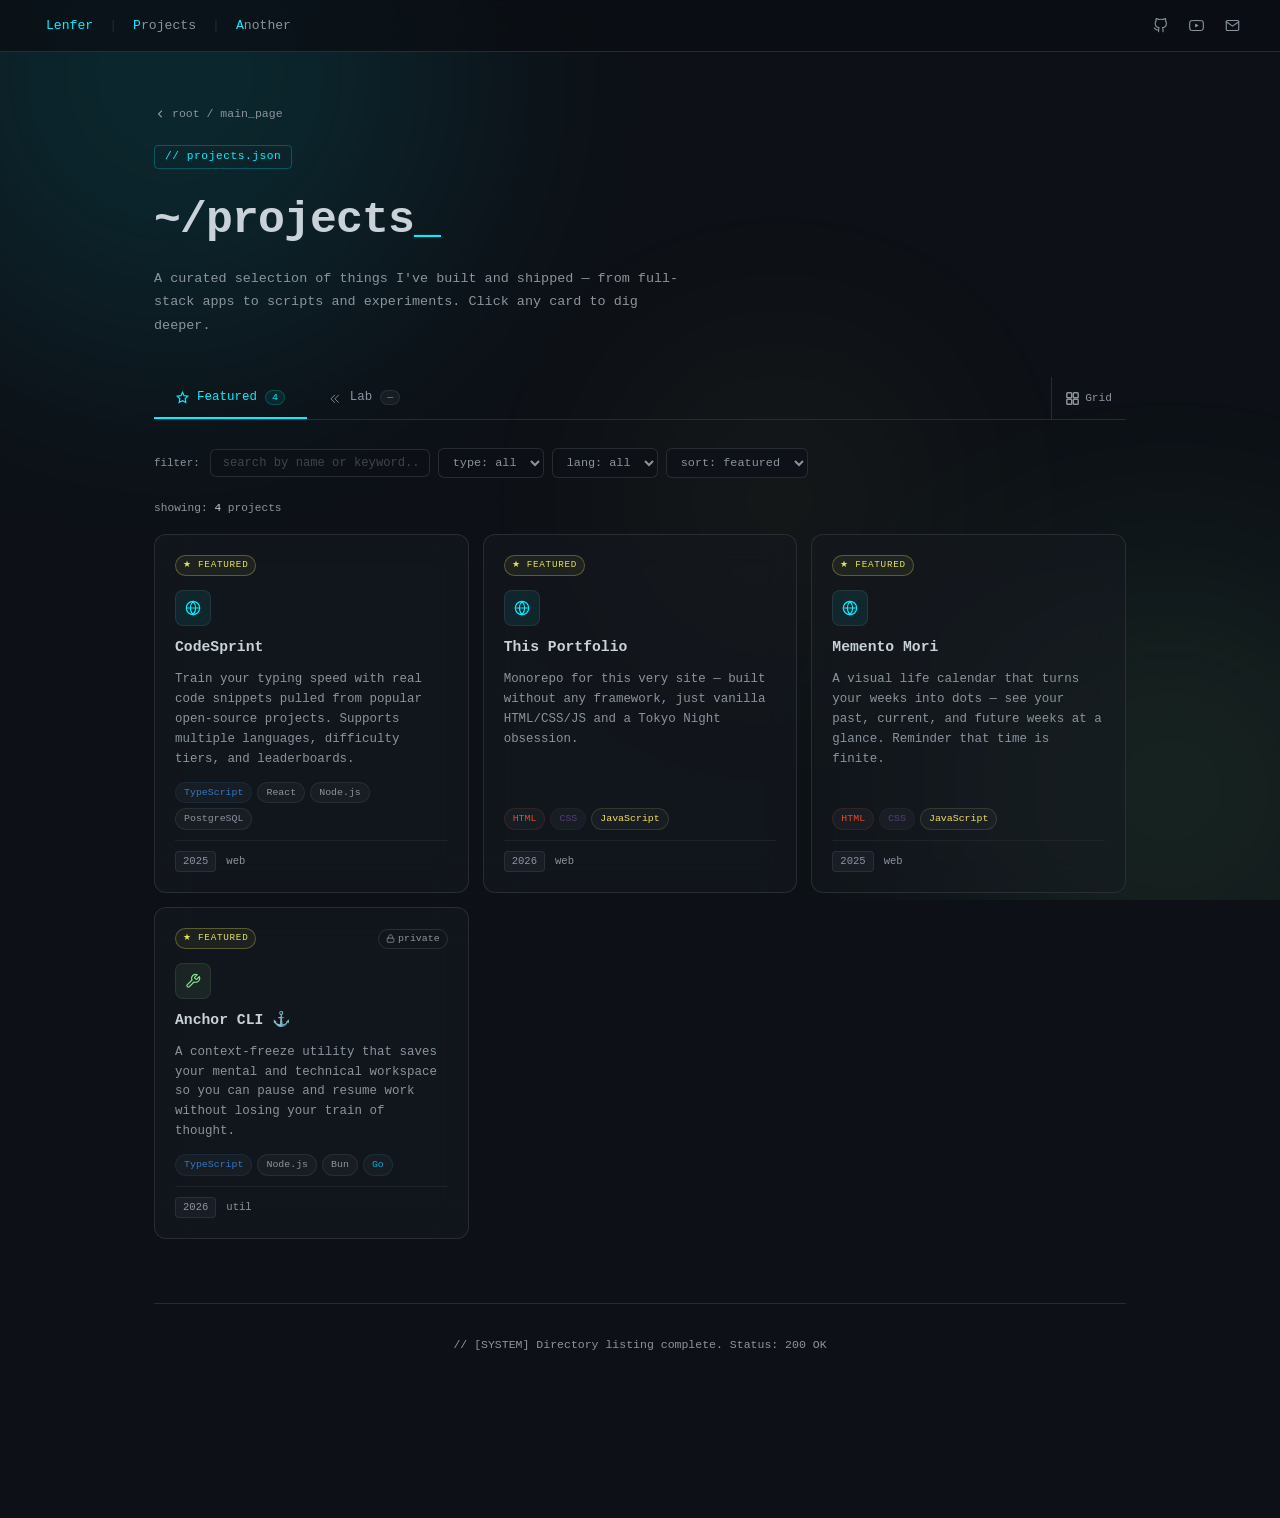
<file: project.html>
<!DOCTYPE html>
<html lang="ru">
<head>
    <meta charset="UTF-8">
    <meta name="viewport" content="width=device-width, initial-scale=1.0">
    <title>Projects | Lenfer</title>
    <link rel="stylesheet" href="css/global.css">
    <link rel="stylesheet" href="css/navbar-view.css">
    <link rel="stylesheet" href="css/project.css">
    <style>

    </style>
</head>
<body>

<div class="bg-scene">
    <div class="blob"></div>
    <div class="blob"></div>
    <div class="blob"></div>
</div>

<div class="modal-overlay" id="modal-overlay">
    <div class="modal" id="modal">
        <div class="modal-header">
            <div class="modal-title">
                <svg viewBox="0 0 24 24"><path d="M9 19c-5 1.5-5-2.5-7-3m14 6v-3.87a3.37 3.37 0 0 0-.94-2.61c3.14-.35 6.44-1.54 6.44-7A5.44 5.44 0 0 0 20 4.77 5.07 5.07 0 0 0 19.91 1S18.73.65 16 2.48a13.38 13.38 0 0 0-7 0C6.27.65 5.09 1 5.09 1A5.07 5.07 0 0 0 5 4.77a5.44 5.44 0 0 0-1.5 3.78c0 5.42 3.3 6.61 6.44 7A3.37 3.37 0 0 0 9 18.13V22"/></svg>
                <span id="m-title">project</span>
            </div>
            <button class="modal-close-btn" onclick="closeModal()">[ ✕ close ]</button>
        </div>
        <div class="modal-body">
            <div class="modal-left" id="m-left"></div>
            <div class="modal-right" id="m-right"></div>
        </div>
    </div>
</div>

<nav class="navbar">
    <div class="nav-wrapper">
        <a href="index.html" class="nav-item"><span>Lenfer</span></a>
    </div>
    <span class="nav-sep">|</span>
    <div class="nav-wrapper">
        <a href="project.html" class="nav-item"><span>P</span>rojects</a>

    </div>
    <span class="nav-sep">|</span>
    <div class="nav-wrapper">
        <a href="another.html" class="nav-item"><span>A</span>nother</a>
    </div>
    <div class="social-dock">
        <a href="github.html" class="social-link" title="GitHub">
            <svg viewBox="0 0 24 24"><path d="M9 19c-5 1.5-5-2.5-7-3m14 6v-3.87a3.37 3.37 0 0 0-.94-2.61c3.14-.35 6.44-1.54 6.44-7A5.44 5.44 0 0 0 20 4.77 5.07 5.07 0 0 0 19.91 1S18.73.65 16 2.48a13.38 13.38 0 0 0-7 0C6.27.65 5.09 1 5.09 1A5.07 5.07 0 0 0 5 4.77a5.44 5.44 0 0 0-1.5 3.78c0 5.42 3.3 6.61 6.44 7A3.37 3.37 0 0 0 9 18.13V22"/></svg>
        </a>
        <a href="https://www.youtube.com/@regards8247" class="social-link" title="YouTube">
            <svg viewBox="0 0 24 24"><path d="M22.54 6.42a2.78 2.78 0 0 0-1.94-2C18.88 4 12 4 12 4s-6.88 0-8.6.42a2.78 2.78 0 0 0-1.94 2C1 8.11 1 12 1 12s0 3.89.46 5.58a2.78 2.78 0 0 0 1.94 2c1.72.42 8.6.42 8.6.42s6.88 0 8.6-.42a2.78 2.78 0 0 0 1.94-2C23 15.89 23 12 23 12s0-3.89-.46-5.58z"/><polygon points="9.75 15.02 15.5 12 9.75 8.98 9.75 15.02" fill="currentColor" stroke="none"/></svg>
        </a>
<a href="mailto:kirillvelicka0@gmail.com" class="social-link" title="Email">    <svg viewBox="0 0 24 24"><path d="M4 4h16c1.1 0 2 .9 2 2v12c0 1.1-.9 2-2 2H4c-1.1 0-2-.9-2-2V6c0-1.1.9-2 2-2z"/><polyline points="22,6 12,13 2,6"/></svg></a>
    </div>
</nav>

<div class="container">
    <a href="index.html" class="back-link">
        <svg viewBox="0 0 16 16" fill="none" stroke="currentColor" stroke-width="1.5" stroke-linecap="round" width="12" height="12"><path d="M10 12L6 8l4-4"/></svg>
        root / main_page
    </a>

    <header>
        <div class="hero-tag">// projects.json</div>
        <h1>~/projects<span class="blink" style="color:var(--blue)">_</span></h1>
        <p>A curated selection of things I've built and shipped — from full-stack apps to scripts and experiments. Click any card to dig deeper.</p>
    </header>

    <div class="tab-row">
        <button class="tab-btn active" onclick="switchTab('featured', this)">
            <svg viewBox="0 0 16 16" fill="none" stroke="currentColor" stroke-width="1.4" width="13" height="13"><polygon points="8,1.5 9.85,5.75 14.5,6.4 11.25,9.5 12.1,14.2 8,11.95 3.9,14.2 4.75,9.5 1.5,6.4 6.15,5.75"/></svg>
            Featured
            <span class="tab-count" id="featured-count">—</span>
        </button>
        <button class="tab-btn" onclick="switchTab('lab', this)">
            <svg viewBox="0 0 16 16" fill="none" stroke="currentColor" stroke-width="1.4" width="13" height="13"><polyline points="8 6 2 12 8 18" transform="scale(0.8) translate(1,0)"/><polyline points="14 6 8 12 14 18" transform="scale(0.8) translate(1,0)"/></svg>
            Lab
            <span class="tab-count grey" id="lab-count">—</span>
        </button>
        <div class="tab-sep"></div>
        <button class="tab-view-btn" onclick="toggleView()" id="view-btn">
            <svg viewBox="0 0 16 16"><rect x="1" y="1" width="6" height="6" rx="1"/><rect x="9" y="1" width="6" height="6" rx="1"/><rect x="1" y="9" width="6" height="6" rx="1"/><rect x="9" y="9" width="6" height="6" rx="1"/></svg>
            Grid
        </button>
    </div>

    <div class="filter-bar" id="filter-bar">
        <span class="filter-prefix">filter:</span>
        <input class="search-input" id="f-search" type="text" placeholder="search by name or keyword..." oninput="applyFilters()">
        <select class="filter-select" id="f-type" onchange="applyFilters()">
            <option value="">type: all</option>
            <option value="web">web</option>
            <option value="script">script</option>
            <option value="util">util</option>
            <option value="bot">bot</option>
        </select>
        <select class="filter-select" id="f-lang" onchange="applyFilters()"><option value="">lang: all</option></select>
        <select class="filter-select" id="f-sort" onchange="applyFilters()">
            <option value="featured">sort: featured</option>
            <option value="stars">sort: stars ★</option>
            <option value="name">sort: name A–Z</option>
            <option value="updated">sort: recent</option>
        </select>
    </div>

    <div class="results-bar">
        <div>showing: <span id="showing-count">0</span> projects</div>
    </div>

    <div id="project-area"></div>

    <footer><code>// [SYSTEM] Directory listing complete. Status: 200 OK</code></footer>
</div>

<script>
const GITHUB_USERNAME = 'Lenferis';

let featuredProjects = [];


const TYPE_ICONS = {
    web: `<svg viewBox="0 0 24 24" fill="none" stroke="#00f0ff" stroke-width="1.8" stroke-linecap="round" stroke-linejoin="round"><circle cx="12" cy="12" r="10"/><line x1="2" y1="12" x2="22" y2="12"/><path d="M12 2a15.3 15.3 0 0 1 4 10 15.3 15.3 0 0 1-4 10 15.3 15.3 0 0 1-4-10 15.3 15.3 0 0 1 4-10z"/></svg>`,
    script: `<svg viewBox="0 0 24 24" fill="none" stroke="#e3e15d" stroke-width="1.8" stroke-linecap="round" stroke-linejoin="round"><polyline points="16 18 22 12 16 6"/><polyline points="8 6 2 12 8 18"/></svg>`,
    util: `<svg viewBox="0 0 24 24" fill="none" stroke="#7ee787" stroke-width="1.8" stroke-linecap="round" stroke-linejoin="round"><path d="M14.7 6.3a1 1 0 0 0 0 1.4l1.6 1.6a1 1 0 0 0 1.4 0l3.77-3.77a6 6 0 0 1-7.94 7.94l-6.91 6.91a2.12 2.12 0 0 1-3-3l6.91-6.91a6 6 0 0 1 7.94-7.94l-3.76 3.76z"/></svg>`,
    bot: `<svg viewBox="0 0 24 24" fill="none" stroke="#c9d1d9" stroke-width="1.8" stroke-linecap="round" stroke-linejoin="round"><rect x="3" y="11" width="18" height="11" rx="2"/><path d="M7 11V7a5 5 0 0 1 10 0v4"/><circle cx="9" cy="16" r="1" fill="#c9d1d9" stroke="none"/><circle cx="15" cy="16" r="1" fill="#c9d1d9" stroke="none"/></svg>`,
};
const TYPE_ICON_BG = { web:'rgba(0,240,255,0.08)', script:'rgba(227,225,93,0.08)', util:'rgba(126,231,135,0.08)', bot:'rgba(201,209,217,0.06)' };
const LANG_COLORS = { JavaScript:'#f1e05a', TypeScript:'#3178c6', Python:'#3572A5', Go:'#00add8', HTML:'#e34c26', CSS:'#563d7c', 'C++':'#f34b7d', Vue:'#41b883', Rust:'#dea584' };
function langColor(l){ return LANG_COLORS[l]||'#8b949e'; }

const SVG_STAR = `<svg viewBox="0 0 16 16" fill="none" stroke="#e3e15d" stroke-width="1.4" stroke-linejoin="round"><polygon points="8,1.5 9.85,5.75 14.5,6.4 11.25,9.5 12.1,14.2 8,11.95 3.9,14.2 4.75,9.5 1.5,6.4 6.15,5.75"/></svg>`;
const SVG_FORK = `<svg viewBox="0 0 16 16" fill="none" stroke="#7ee787" stroke-width="1.4" stroke-linecap="round"><circle cx="5" cy="3.5" r="1.5"/><circle cx="11" cy="3.5" r="1.5"/><circle cx="5" cy="12.5" r="1.5"/><path d="M5 5v2a3 3 0 0 0 3 3h1a2 2 0 0 1 2-2V5M5 11V8"/></svg>`;
const SVG_GH = `<svg viewBox="0 0 24 24" fill="none" stroke="currentColor" stroke-width="1.8" stroke-linecap="round" stroke-linejoin="round"><path d="M9 19c-5 1.5-5-2.5-7-3m14 6v-3.87a3.37 3.37 0 0 0-.94-2.61c3.14-.35 6.44-1.54 6.44-7A5.44 5.44 0 0 0 20 4.77 5.07 5.07 0 0 0 19.91 1S18.73.65 16 2.48a13.38 13.38 0 0 0-7 0C6.27.65 5.09 1 5.09 1A5.07 5.07 0 0 0 5 4.77a5.44 5.44 0 0 0-1.5 3.78c0 5.42 3.3 6.61 6.44 7A3.37 3.37 0 0 0 9 18.13V22"/></svg>`;
const SVG_LINK = `<svg viewBox="0 0 24 24" fill="none" stroke="currentColor" stroke-width="1.8" stroke-linecap="round" stroke-linejoin="round"><path d="M10 13a5 5 0 0 0 7.54.54l3-3a5 5 0 0 0-7.07-7.07l-1.72 1.71"/><path d="M14 11a5 5 0 0 0-7.54-.54l-3 3a5 5 0 0 0 7.07 7.07l1.71-1.71"/></svg>`;
const SVG_CAL = `<svg viewBox="0 0 14 14" fill="none" stroke="#8b949e" stroke-width="1.3" stroke-linecap="round"><rect x="1" y="2.5" width="12" height="10" rx="1.5"/><path d="M4 1v2M10 1v2M1 6h12"/></svg>`;
const SVG_LOCK = `<svg viewBox="0 0 24 24" fill="none" stroke="currentColor" stroke-width="1.8" stroke-linecap="round" stroke-linejoin="round"><rect x="3" y="11" width="18" height="11" rx="2" ry="2"/><path d="M7 11V7a5 5 0 0 1 10 0v4"/></svg>`;

function relTime(d) {
    const s = Math.floor((Date.now()-new Date(d))/1000);
    if(s<60) return `${s}s ago`;
    if(s<3600) return `${Math.floor(s/60)}m ago`;
    if(s<86400) return `${Math.floor(s/3600)}h ago`;
    if(s<2592000) return `${Math.floor(s/86400)}d ago`;
    return new Date(d).toLocaleDateString('en-GB',{month:'short',day:'numeric',year:'numeric'});
}
async function loadFeaturedProjects() {
    try {
        const res = await fetch('content/projects.json');
        if (!res.ok) throw new Error(`HTTP ${res.status}`);
        featuredProjects = await res.json();
        document.getElementById('featured-count').textContent = featuredProjects.length;
        renderCurrentTab();
    } catch (e) {
        console.error('Failed to load featured projects:', e);
        document.getElementById('project-area').innerHTML = 
            `<div class="loader-msg" style="color:var(--red)">Could not load projects data.</div>`;
        document.getElementById('featured-count').textContent = '0';
    }
}
let currentTab = 'featured';
let isGrid = true;
let labRepos = [];
let labLoaded = false;
let currentProject = null;

const NOTES_KEY = 'devprojects_notes_v1';
function getNotes(){ try{ return JSON.parse(localStorage.getItem(NOTES_KEY)||'{}'); }catch{ return {}; } }
function saveNote(id, text){ const n=getNotes(); n[id]=text; localStorage.setItem(NOTES_KEY,JSON.stringify(n)); }


function switchTab(tab, btn) {
    currentTab = tab;
    document.querySelectorAll('.tab-btn').forEach(b => b.classList.remove('active'));
    btn.classList.add('active');

    document.getElementById('f-search').value = '';
    document.getElementById('f-type').value = '';
    if(document.getElementById('f-lang')) document.getElementById('f-lang').value = '';
    document.getElementById('f-sort').value = tab === 'featured' ? 'featured' : 'updated';

    if(tab === 'lab' && !labLoaded) {
        loadLabRepos();
    } else {
        renderCurrentTab();
    }
}


function toggleView() {
    isGrid = !isGrid;
    const btn = document.getElementById('view-btn');
    btn.innerHTML = isGrid
        ? `<svg viewBox="0 0 16 16" fill="none" stroke="currentColor" stroke-width="1.4" width="13" height="13"><rect x="1" y="1" width="6" height="6" rx="1"/><rect x="9" y="1" width="6" height="6" rx="1"/><rect x="1" y="9" width="6" height="6" rx="1"/><rect x="9" y="9" width="6" height="6" rx="1"/></svg> Grid`
        : `<svg viewBox="0 0 16 16" fill="none" stroke="currentColor" stroke-width="1.4" width="13" height="13"><line x1="2" y1="4" x2="14" y2="4"/><line x1="2" y1="8" x2="14" y2="8"/><line x1="2" y1="12" x2="14" y2="12"/></svg> List`;
    applyFilters();
}


function initFeatured() {
    loadFeaturedProjects();
}

function applyFilters() {
    renderCurrentTab();
}

function getFilteredFeatured() {
    const q = document.getElementById('f-search').value.toLowerCase();
    const type = document.getElementById('f-type').value;
    const lang = document.getElementById('f-lang').value;
    const sort = document.getElementById('f-sort').value;

    let list = featuredProjects.filter(p => {
        if(q && !p.name.toLowerCase().includes(q) && !p.desc.toLowerCase().includes(q) && !p.tech.join(' ').toLowerCase().includes(q)) return false;
        if(type && p.type !== type) return false;
        if(lang && !p.tech.includes(lang)) return false;
        return true;
    });

    if(sort==='stars') list.sort((a,b)=>(b.stars||0)-(a.stars||0));
    else if(sort==='name') list.sort((a,b)=>a.name.localeCompare(b.name));
    else if(sort==='updated') list.sort((a,b)=>b.year-a.year);
    return list;
}

function getFilteredLab() {
    const q = document.getElementById('f-search').value.toLowerCase();
    const type = document.getElementById('f-type').value;
    const lang = document.getElementById('f-lang').value;
    const sort = document.getElementById('f-sort').value;

    let list = labRepos.filter(p => {
        if(q && !p.name.toLowerCase().includes(q) && !(p.desc||'').toLowerCase().includes(q)) return false;
        if(type && p.type !== type) return false;
        if(lang && p.lang !== lang) return false;
        return true;
    });

    if(sort==='stars') list.sort((a,b)=>b.stars-a.stars);
    else if(sort==='forks') list.sort((a,b)=>b.forks-a.forks);
    else if(sort==='name') list.sort((a,b)=>a.name.localeCompare(b.name));
    else list.sort((a,b)=>new Date(b.updated)-new Date(a.updated));
    return list;
}

function renderCurrentTab() {
    const area = document.getElementById('project-area');
    area.innerHTML = '';

    if(currentTab === 'featured') {
        const list = getFilteredFeatured();
        document.getElementById('showing-count').textContent = list.length;
        if(!list.length){ area.innerHTML=`<div class="no-results">No projects match your filter.</div>`; return; }
        isGrid ? renderFeaturedGrid(list, area) : renderFeaturedList(list, area);
    } else {
        const list = getFilteredLab();
        document.getElementById('showing-count').textContent = list.length;
        const labNote = document.createElement('div');
        labNote.className = 'lab-info';
        labNote.innerHTML = `<svg viewBox="0 0 24 24"><circle cx="12" cy="12" r="10"/><line x1="12" y1="8" x2="12" y2="12"/><line x1="12" y1="16" x2="12.01" y2="16"/></svg><div>These are all my public GitHub repositories — experiments, learning projects, and utilities. Not all of them are production-ready. For the good stuff, check out the <strong style="color:var(--text)">Featured</strong> tab.</div>`;
        area.appendChild(labNote);
        if(!list.length){ area.innerHTML+=`<div class="no-results">No repos match your filter.</div>`; return; }
        isGrid ? renderLabGrid(list, area) : renderLabList(list, area);
    }
}

function renderFeaturedGrid(list, area) {
    const grid = document.createElement('div');
    grid.className = 'project-grid';
    list.forEach((p, i) => {
        const card = document.createElement('div');
        card.className = 'project-card';
        card.style.animationDelay = `${i * 0.05}s`;
        const techTags = p.tech.slice(0,4).map(t=>`<span class="tech-tag" style="color:${langColor(t)};border-color:${langColor(t)}22">${t}</span>`).join('');
        card.innerHTML = `
            <div style="display:flex;align-items:center;justify-content:space-between;gap:8px;min-height:20px;">
                ${p.featured ? '<div class="featured-badge" style="position:static;margin:0">★ featured</div>' : '<div></div>'}
                ${p.privateCode ? `<span style="font-size:0.62rem;color:var(--dim);display:inline-flex;align-items:center;gap:3px;border:1px solid rgba(139,148,158,0.2);border-radius:20px;padding:1px 7px;white-space:nowrap"><svg viewBox="0 0 24 24" width="9" height="9" fill="none" stroke="#8b949e" stroke-width="2" stroke-linecap="round" stroke-linejoin="round"><rect x="3" y="11" width="18" height="11" rx="2"/><path d="M7 11V7a5 5 0 0 1 10 0v4"/></svg> private</span>` : ''}
            </div>
            <div style="display:flex;align-items:center;gap:10px;margin-top:4px;">
                <div class="card-type-icon" style="background:${TYPE_ICON_BG[p.type]||'rgba(139,148,158,0.06)'}">
                    ${TYPE_ICONS[p.type]||TYPE_ICONS.util}
                </div>
            </div>
            <div class="card-name">${p.name}</div>
            <div class="card-desc">${p.desc}</div>
            <div class="card-tech">${techTags}</div>
            <div class="card-footer">
                <span style="font-size:0.66rem;color:var(--dim);background:rgba(33,38,45,0.6);border:1px solid var(--border);border-radius:4px;padding:1px 7px">${p.year}</span>
                <span style="font-size:0.66rem;color:var(--dim)">${p.type}</span>
                <span class="card-open-btn">open →</span>
            </div>`;
        card.onclick = () => openFeaturedModal(p);
        grid.appendChild(card);
    });
    area.appendChild(grid);
}

function renderFeaturedList(list, area) {
    const wrap = document.createElement('div');
    wrap.className = 'project-list';
    const header = document.createElement('div');
    header.className = 'list-header';
    header.innerHTML = `<div></div><div>Name</div><div>Description</div><div>Tech</div><div>Type</div><div>Year</div>`;
    wrap.appendChild(header);
    list.forEach(p => {
        const row = document.createElement('div');
        row.className = 'list-row';
        const firstLang = p.tech[0] || '';
        row.innerHTML = `
            <div class="row-icon" style="opacity:0.7">${TYPE_ICONS[p.type]||TYPE_ICONS.util}</div>
            <div class="row-name">${p.name}${p.privateCode?` <span style="font-size:0.58rem;opacity:0.5">🔒</span>`:''}</div>
            <div class="row-desc">${p.desc}</div>
            <div class="row-lang" style="color:${langColor(firstLang)}">${firstLang}</div>
            <div style="font-size:0.68rem;color:var(--dim)">${p.type}</div>
            <div class="row-year">${p.year}</div>`;
        row.onclick = () => openFeaturedModal(p);
        wrap.appendChild(row);
    });
    area.appendChild(wrap);
}

function renderLabGrid(list, area) {
    const grid = document.createElement('div');
    grid.className = 'project-grid';
    list.forEach((p, i) => {
        const card = document.createElement('div');
        card.className = 'project-card';
        card.style.animationDelay = `${i * 0.03}s`;
        card.innerHTML = `
            <div style="display:flex;align-items:center;gap:10px;">
                <div class="card-type-icon" style="background:${TYPE_ICON_BG[p.type]||'rgba(139,148,158,0.06)'}">
                    ${TYPE_ICONS[p.type]||TYPE_ICONS.util}
                </div>
            </div>
            <div class="card-name">${p.name}</div>
            <div class="card-desc">${p.desc||'No description.'}</div>
            <div class="card-footer">
                <span class="card-stat" style="color:${langColor(p.lang)}">${p.lang}</span>
                <span class="card-stat" style="color:var(--yellow)">${SVG_STAR}&nbsp;${p.stars}</span>
                <span class="card-stat" style="color:var(--green)">${SVG_FORK}&nbsp;${p.forks}</span>
                <span class="card-open-btn">open →</span>
            </div>`;
        card.onclick = () => openLabModal(p);
        grid.appendChild(card);
    });
    area.appendChild(grid);
}

function renderLabList(list, area) {
    const wrap = document.createElement('div');
    wrap.className = 'project-list';
    const header = document.createElement('div');
    header.className = 'list-header';
    header.innerHTML = `<div></div><div>Name</div><div>Description</div><div>Lang</div><div>Stats</div><div>Year</div>`;
    wrap.appendChild(header);
    list.forEach(p => {
        const row = document.createElement('div');
        row.className = 'list-row';
        row.innerHTML = `
            <div class="row-icon" style="opacity:0.7">${TYPE_ICONS[p.type]||TYPE_ICONS.util}</div>
            <div class="row-name">${p.name}</div>
            <div class="row-desc">${p.desc||'—'}</div>
            <div class="row-lang" style="color:${langColor(p.lang)}">${p.lang}</div>
            <div style="display:flex;align-items:center;gap:8px">
                <span class="row-stat" style="stroke:var(--yellow)">${SVG_STAR}&nbsp;${p.stars}</span>
                <span class="row-stat" style="stroke:var(--green)">${SVG_FORK}&nbsp;${p.forks}</span>
            </div>
            <div class="row-year">${p.year}</div>`;
        row.onclick = () => openLabModal(p);
        wrap.appendChild(row);
    });
    area.appendChild(wrap);
}


function getProjectType(repo) {
    const n=repo.name.toLowerCase(), d=(repo.description||'').toLowerCase();
    if(n.includes('bot')||d.includes('bot')) return 'bot';
    if(n.includes('data')||n.includes('pars')) return 'data';
    if(n.includes('web')||n.includes('react')||n.includes('next')||repo.homepage) return 'web';
    if(repo.language==='Python'||n.includes('script')) return 'script';
    return 'util';
}

async function loadLabRepos() {
    document.getElementById('project-area').innerHTML = `<div class="loader-msg">Fetching data from <span>GitHub API</span>...</div>`;
    try {
        const res = await fetch(`https://api.github.com/users/${GITHUB_USERNAME}/repos?sort=updated&per_page=100`);
        if(!res.ok) throw new Error('GitHub API returned '+res.status);
        const repos = await res.json();

        labRepos = repos.filter(r=>!r.fork).map(r=>({
            name: r.name, desc: r.description||'',
            lang: r.language||'Plain',
            stars: r.stargazers_count, forks: r.forks_count,
            type: getProjectType(r),
            year: new Date(r.updated_at).getFullYear(),
            updated: r.updated_at, created: r.created_at,
            url: r.html_url, homepage: r.homepage,
            topics: r.topics||[], license: r.license?r.license.spdx_id:null,
            size: r.size, openIssues: r.open_issues_count,
            defaultBranch: r.default_branch,
        }));

        document.getElementById('lab-count').textContent = labRepos.length;
        labLoaded = true;

        const langs = [...new Set(labRepos.map(r=>r.lang).filter(Boolean))].sort();
        const sel = document.getElementById('f-lang');
        sel.innerHTML = '<option value="">lang: all</option>';
        langs.forEach(l=>{const o=document.createElement('option');o.value=l;o.textContent='lang: '+l;sel.appendChild(o);});

        document.getElementById('f-sort').innerHTML = `
            <option value="updated">sort: recent</option>
            <option value="stars">sort: stars ★</option>
            <option value="forks">sort: forks</option>
            <option value="name">sort: name A–Z</option>
        `;

        renderCurrentTab();
    } catch(e) {
        document.getElementById('project-area').innerHTML = `<div class="loader-msg" style="color:var(--red)">Error: ${e.message}</div>`;
    }
}


function openFeaturedModal(p) {
    currentProject = { ...p, _source: 'featured' };
    document.getElementById('m-title').textContent = p.name;

    const notes = getNotes();
    const savedNote = notes[p.id] || p.note || '';
    const techTags = p.tech.map(t=>`<span class="m-tag" style="border-color:${langColor(t)}33;color:${langColor(t)}">${t}</span>`).join('');

    document.getElementById('m-left').innerHTML = `
        <div>
            <div class="m-section-label"><span>//</span> description</div>
            <div class="m-desc">${p.longDesc || p.desc}</div>
        </div>

        <div>
            <div class="m-section-label"><span>//</span> tech stack</div>
            <div class="m-tags">${techTags}<span class="m-tag type">${p.type}</span></div>
        </div>

        <div>
            <div class="m-section-label"><span>//</span> timeline</div>
            <div class="m-timeline">
                <div class="m-tl-row">${SVG_CAL} &nbsp;Year: <span style="color:var(--blue);margin-left:4px">${p.year}</span></div>
                ${p.privateCode ? `<div class="m-tl-row" style="color:var(--orange)">${SVG_LOCK.replace('stroke="currentColor"','stroke="#ffa657"').replace(/viewBox="0 0 24 24"/,'viewBox="0 0 24 24" width="11" height="11"')} &nbsp;Source code is private</div>` : ''}
            </div>
        </div>

        <div>
            <div class="m-section-label"><span>//</span> links</div>
            <div class="m-links">
                ${p.githubRepo && !p.privateCode ? `<a class="m-link" href="https://github.com/${GITHUB_USERNAME}/${p.githubRepo}" target="_blank">${SVG_GH} GitHub Repository</a>` : ''}
                ${p.homepage ? `<a class="m-link" href="${p.homepage}" target="_blank">${SVG_LINK} Live Demo</a>` : ''}
                ${(!p.githubRepo && !p.homepage) ? `<div style="font-size:0.76rem;color:var(--dim)">No public links${p.privateCode ? ' — closed source project. <a href="contact.html" style="color:var(--blue)">Contact me</a> if you want to know more.' : '.'}</div>` : ''}
            </div>
        </div>
    `;

    renderNotePanel(p.id, savedNote, true);
    openModalOverlay();
}


function openLabModal(p) {
    currentProject = { ...p, _source: 'lab', id: p.name };
    document.getElementById('m-title').textContent = p.name;

    const notes = getNotes();
    const savedNote = notes[p.name] || '';
    const sizeStr = p.size > 1024 ? (p.size/1024).toFixed(1)+'MB' : p.size+'KB';
    const topicsHtml = (p.topics||[]).map(t=>`<span class="m-tag">${t}</span>`).join('');
    const created = new Date(p.created).toLocaleDateString('en-GB',{year:'numeric',month:'short',day:'numeric'});
    const updated = new Date(p.updated).toLocaleDateString('en-GB',{year:'numeric',month:'short',day:'numeric'});

    document.getElementById('m-left').innerHTML = `
        <div>
            <div class="m-section-label"><span>//</span> description</div>
            <div class="m-desc">${p.desc||'No description provided.'}</div>
        </div>

        <div>
            <div class="m-section-label"><span>//</span> stats</div>
            <div class="m-meta-grid">
                <div class="m-meta-item"><div class="m-meta-val" style="color:var(--yellow)">${p.stars}</div><div class="m-meta-key">Stars</div></div>
                <div class="m-meta-item"><div class="m-meta-val" style="color:var(--green)">${p.forks}</div><div class="m-meta-key">Forks</div></div>
                <div class="m-meta-item"><div class="m-meta-val" style="color:var(--blue)">${p.openIssues}</div><div class="m-meta-key">Issues</div></div>
                <div class="m-meta-item"><div class="m-meta-val" style="font-size:0.82rem;color:var(--dim)">${sizeStr}</div><div class="m-meta-key">Size</div></div>
            </div>
        </div>

        <div>
            <div class="m-section-label"><span>//</span> tags</div>
            <div class="m-tags">
                <span class="m-tag lang" style="color:${langColor(p.lang)};border-color:${langColor(p.lang)}33">${p.lang}</span>
                <span class="m-tag type">${p.type}</span>
                ${p.license?`<span class="m-tag">${p.license}</span>`:''}
                ${topicsHtml}
            </div>
        </div>

        <div>
            <div class="m-section-label"><span>//</span> timeline</div>
            <div class="m-timeline">
                <div class="m-tl-row">${SVG_CAL} &nbsp;Created: ${created}</div>
                <div class="m-tl-row">${SVG_CAL} &nbsp;Updated: ${updated}</div>
                <div class="m-tl-row" style="margin-top:2px">Branch: <span style="color:var(--green);margin-left:4px">${p.defaultBranch}</span></div>
            </div>
        </div>

        <div>
            <div class="m-section-label"><span>//</span> links</div>
            <div class="m-links">
                <a class="m-link" href="${p.url}" target="_blank">${SVG_GH} GitHub</a>
                ${p.homepage?`<a class="m-link" href="${p.homepage}" target="_blank">${SVG_LINK} Live Site</a>`:''}
            </div>
        </div>

        <div>
            <div class="m-section-label"><span>//</span> recent commits</div>
            <div class="m-commits" id="m-commits"><span style="color:var(--dim);font-size:0.74rem">Loading...</span></div>
        </div>
    `;

    renderNotePanel(p.name, savedNote, false);
    fetchCommits(p.name);
    openModalOverlay();
}

function renderNotePanel(id, savedNote, isFeatured) {
    const right = document.getElementById('m-right');
    right.innerHTML = `
        <div>
            <div class="note-panel-label"><span>//</span> dev notes</div>
            <div id="note-view">
                ${savedNote
                    ? `<div class="note-display" id="note-text">${savedNote.split('\n').map(l=>`<p>${l}</p>`).join('')}</div>
                       <div style="margin-top:10px;display:flex;gap:6px;">
                           <button class="note-btn ghost" onclick="showNoteEditor('${id}', '${isFeatured}')">[ ✎ edit ]</button>
                       </div>`
                    : `<p class="note-empty-msg">No notes yet. Write your thoughts about this project — what you learned, what challenges you hit, what you'd do differently.</p>
                       <div style="margin-top:10px">
                           <button class="note-btn primary" onclick="showNoteEditor('${id}', '${isFeatured}')">[ + add note ]</button>
                       </div>`
                }
            </div>
            <div id="note-editor" style="display:none">
                <textarea class="note-textarea" id="note-ta" placeholder="Write about this project...">${savedNote}</textarea>
                <div class="note-btn-row">
                    <button class="note-btn primary" onclick="saveCurrentNote('${id}', '${isFeatured}')">[ ✓ save ]</button>
                    <button class="note-btn ghost" onclick="hideNoteEditor()">[ cancel ]</button>
                </div>
            </div>
        </div>
    `;
}

function showNoteEditor(id, isFeatured) {
    const notes = getNotes();
    const saved = notes[id] || (isFeatured==='true' && currentProject ? currentProject.note||'' : '');
    document.getElementById('note-view').style.display = 'none';
    document.getElementById('note-editor').style.display = 'block';
    document.getElementById('note-ta').value = saved;
}

function hideNoteEditor() {
    document.getElementById('note-view').style.display = 'block';
    document.getElementById('note-editor').style.display = 'none';
}

function saveCurrentNote(id, isFeatured) {
    const text = document.getElementById('note-ta').value.trim();
    saveNote(id, text);
    if(isFeatured==='true') {
        const p = featuredProjects.find(f=>f.id===id);
        if(p) renderNotePanel(id, text, true);
    } else {
        const p = labRepos.find(r=>r.name===id);
        if(p) renderNotePanel(id, text, false);
    }
}

async function fetchCommits(repoName) {
    try {
        const res = await fetch(`https://api.github.com/repos/${GITHUB_USERNAME}/${repoName}/commits?per_page=5`);
        if(!res.ok) throw new Error();
        const commits = await res.json();
        const el = document.getElementById('m-commits');
        if(!el) return;
        if(!commits.length){ el.innerHTML=`<span style="color:var(--dim);font-size:0.73rem">No commits found.</span>`; return; }
        el.innerHTML = commits.map(c=>{
            const d = new Date(c.commit.author.date).toLocaleDateString('en-GB',{month:'short',day:'numeric'});
            const sha = c.sha.substring(0,7);
            const msg = c.commit.message.split('\n')[0].substring(0,60);
            return `<div class="commit-row">
                <span class="commit-sha">${sha}</span>
                <span class="commit-msg">${msg}</span>
                <span class="commit-date">${d}</span>
            </div>`;
        }).join('');
    } catch {
        const el = document.getElementById('m-commits');
        if(el) el.innerHTML = '<span style="color:var(--dim);font-size:0.73rem">Could not load commits.</span>';
    }
}

function openModalOverlay() {
    document.getElementById('modal-overlay').classList.add('open');
    document.body.style.overflow = 'hidden';
}
function closeModal() {
    document.getElementById('modal-overlay').classList.remove('open');
    document.body.style.overflow = '';
    currentProject = null;
}
document.getElementById('modal-overlay').addEventListener('click', e => {
    if(e.target === document.getElementById('modal-overlay')) closeModal();
});
document.addEventListener('keydown', e => { if(e.key==='Escape') closeModal(); });

initFeatured();
</script>
</body>
</html>
</file>
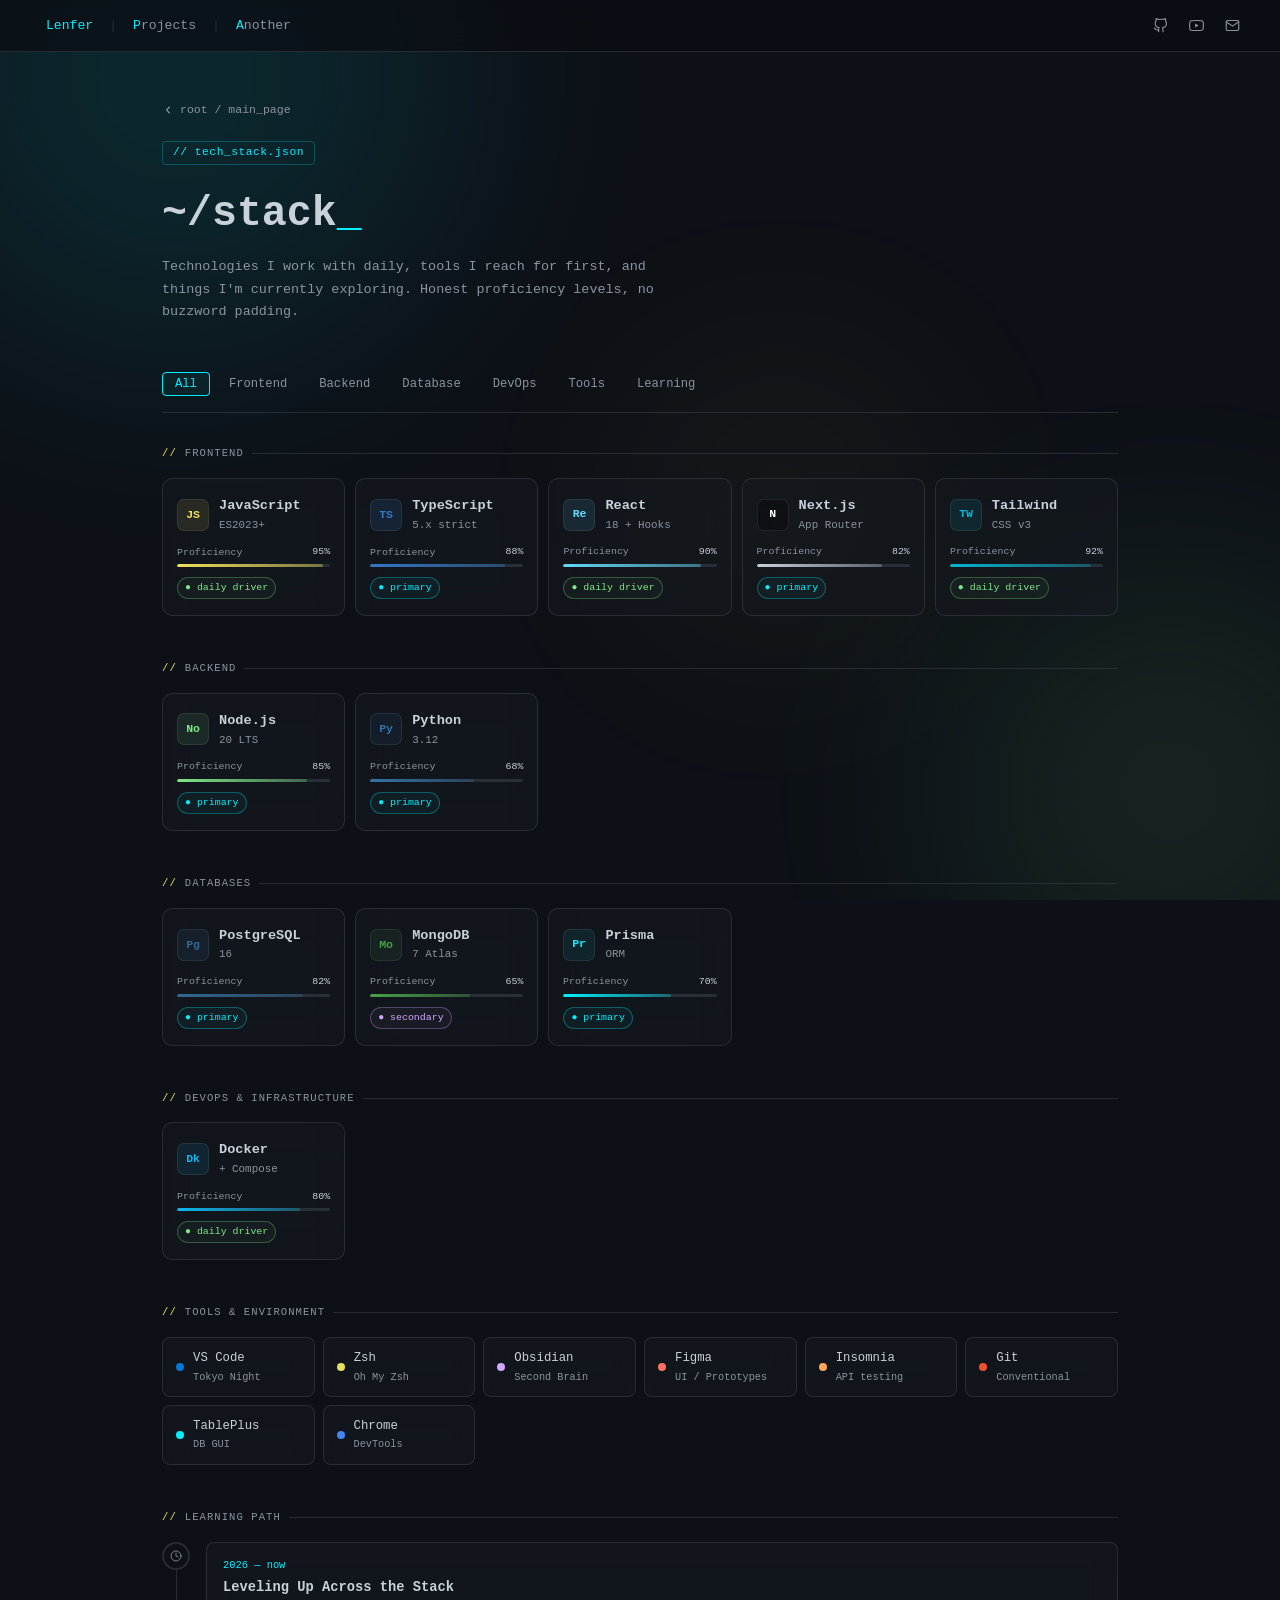
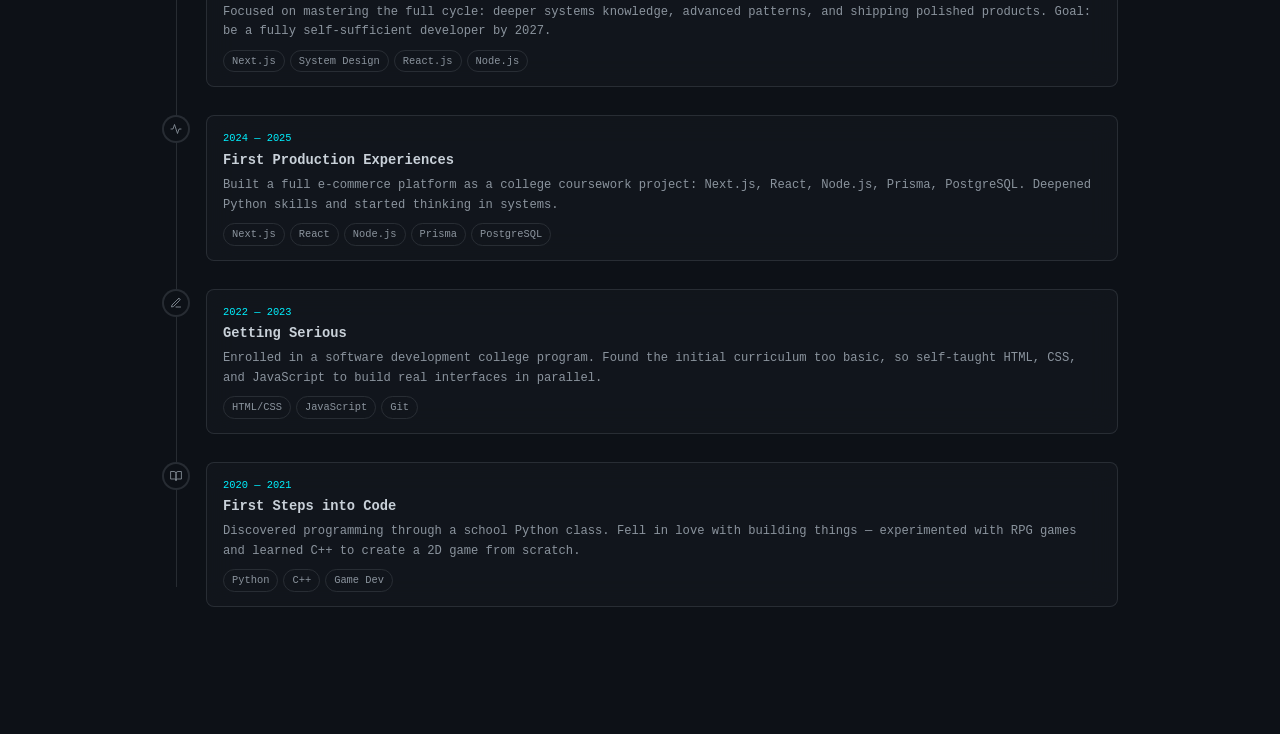
<file: stack.html>
<!DOCTYPE html>
<html lang="ru">
<head>
    <meta charset="UTF-8">
    <meta name="viewport" content="width=device-width, initial-scale=1.0">
    <title>Stack | Dev.Name</title>
    <link rel="stylesheet" href="css/global.css">
    <link rel="stylesheet" href="css/navbar-view.css">
    <link rel="stylesheet" href="css/stack.css">
</head>
<body>

<div class="bg-scene">
    <div class="blob"></div>
    <div class="blob"></div>
    <div class="blob"></div>
</div>

<nav class="navbar">
    <div class="nav-wrapper">
        <a href="index.html" class="nav-item"><span>Lenfer</a>
    </div>
    <span class="nav-sep">|</span>
    <div class="nav-wrapper">
        <a href="project.html" class="nav-item"><span>P</span>rojects</a>
    </div>
    <span class="nav-sep">|</span>
    <div class="nav-wrapper">
        <a href="another.html" class="nav-item"><span>A</span>nother</a>
    </div>
    <div class="social-dock">
        <a href="github.html" class="social-link" title="GitHub">
            <svg viewBox="0 0 24 24"><path d="M9 19c-5 1.5-5-2.5-7-3m14 6v-3.87a3.37 3.37 0 0 0-.94-2.61c3.14-.35 6.44-1.54 6.44-7A5.44 5.44 0 0 0 20 4.77 5.07 5.07 0 0 0 19.91 1S18.73.65 16 2.48a13.38 13.38 0 0 0-7 0C6.27.65 5.09 1 5.09 1A5.07 5.07 0 0 0 5 4.77a5.44 5.44 0 0 0-1.5 3.78c0 5.42 3.3 6.61 6.44 7A3.37 3.37 0 0 0 9 18.13V22"/></svg>
        </a>
        <a href="https://www.youtube.com/@regards8247" class="social-link" title="YouTube">
            <svg viewBox="0 0 24 24"><path d="M22.54 6.42a2.78 2.78 0 0 0-1.94-2C18.88 4 12 4 12 4s-6.88 0-8.6.42a2.78 2.78 0 0 0-1.94 2C1 8.11 1 12 1 12s0 3.89.46 5.58a2.78 2.78 0 0 0 1.94 2c1.72.42 8.6.42 8.6.42s6.88 0 8.6-.42a2.78 2.78 0 0 0 1.94-2C23 15.89 23 12 23 12s0-3.89-.46-5.58z"/><polygon points="9.75 15.02 15.5 12 9.75 8.98 9.75 15.02" fill="currentColor" stroke="none"/></svg>
        </a>
<a href="mailto:kirillvelicka0@gmail.com" class="social-link" title="Email">    <svg viewBox="0 0 24 24"><path d="M4 4h16c1.1 0 2 .9 2 2v12c0 1.1-.9 2-2 2H4c-1.1 0-2-.9-2-2V6c0-1.1.9-2 2-2z"/><polyline points="22,6 12,13 2,6"/></svg></a>
    </div>
</nav>

<div class="container">
    <a href="index.html" class="back-link">
        <svg viewBox="0 0 16 16" fill="none" stroke="currentColor" stroke-width="1.5" stroke-linecap="round" width="12" height="12"><path d="M10 12L6 8l4-4"/></svg>
        root / main_page
    </a>
    <header>
        <div class="hero-tag">// tech_stack.json</div>
        <h1>~/stack<span class="blink" style="color:var(--blue)">_</span></h1>
        <p>Technologies I work with daily, tools I reach for first, and things I'm currently exploring. Honest proficiency levels, no buzzword padding.</p>
    </header>

    <div class="filter-row">
        <button class="f-btn active" data-filter="all">All</button>
        <button class="f-btn" data-filter="frontend">Frontend</button>
        <button class="f-btn" data-filter="backend">Backend</button>
        <button class="f-btn" data-filter="database">Database</button>
        <button class="f-btn" data-filter="devops">DevOps</button>
        <button class="f-btn" data-filter="tools">Tools</button>
        <button class="f-btn" data-filter="learning">Learning</button>
    </div>

    <div class="stack-section" data-cat="frontend">
        <div class="section-head"><span>//</span> frontend</div>
        <div class="tech-grid">

            <div class="tech-card" data-cats="frontend">
                <div class="card-top">
                    <div class="tech-icon" style="background:rgba(241,224,90,.1);color:#f1e05a">JS</div>
                    <div><div class="tech-name">JavaScript</div><div class="tech-sub">ES2023+</div></div>
                </div>
                <div class="level-wrap">
                    <div class="level-label"><span>Proficiency</span><span class="lv-val">95%</span></div>
                    <div class="level-bar"><div class="level-fill" style="width:95%;background:linear-gradient(90deg,#f1e05a,rgba(241,224,90,.4))"></div></div>
                </div>
                <span class="tech-badge daily">● daily driver</span>
            </div>

            <div class="tech-card" data-cats="frontend">
                <div class="card-top">
                    <div class="tech-icon" style="background:rgba(49,120,198,.15);color:#3178c6">TS</div>
                    <div><div class="tech-name">TypeScript</div><div class="tech-sub">5.x strict</div></div>
                </div>
                <div class="level-wrap">
                    <div class="level-label"><span>Proficiency</span><span class="lv-val">88%</span></div>
                    <div class="level-bar"><div class="level-fill" style="width:88%;background:linear-gradient(90deg,#3178c6,rgba(49,120,198,.4))"></div></div>
                </div>
                <span class="tech-badge primary">● primary</span>
            </div>

            <div class="tech-card" data-cats="frontend">
                <div class="card-top" style="gap:10px">
                    <div class="tech-icon" style="background:rgba(97,218,251,.1);color:#61dafb">Re</div>
                    <div><div class="tech-name">React</div><div class="tech-sub">18 + Hooks</div></div>
                </div>
                <div class="level-wrap">
                    <div class="level-label"><span>Proficiency</span><span class="lv-val">90%</span></div>
                    <div class="level-bar"><div class="level-fill" style="width:90%;background:linear-gradient(90deg,#61dafb,rgba(97,218,251,.4))"></div></div>
                </div>
                <span class="tech-badge daily">● daily driver</span>
            </div>

            <div class="tech-card" data-cats="frontend">
                <div class="card-top">
                    <div class="tech-icon" style="background:rgba(0,0,0,.3);color:#fff">N</div>
                    <div><div class="tech-name">Next.js</div><div class="tech-sub">App Router</div></div>
                </div>
                <div class="level-wrap">
                    <div class="level-label"><span>Proficiency</span><span class="lv-val">82%</span></div>
                    <div class="level-bar"><div class="level-fill" style="width:82%;background:linear-gradient(90deg,#c9d1d9,rgba(201,209,217,.3))"></div></div>
                </div>
                <span class="tech-badge primary">● primary</span>
            </div>

            <div class="tech-card" data-cats="frontend">
                <div class="card-top">
                    <div class="tech-icon" style="background:rgba(6,182,212,.1);color:#06b6d4">TW</div>
                    <div><div class="tech-name">Tailwind</div><div class="tech-sub">CSS v3</div></div>
                </div>
                <div class="level-wrap">
                    <div class="level-label"><span>Proficiency</span><span class="lv-val">92%</span></div>
                    <div class="level-bar"><div class="level-fill" style="width:92%;background:linear-gradient(90deg,#06b6d4,rgba(6,182,212,.3))"></div></div>
                </div>
                <span class="tech-badge daily">● daily driver</span>
            </div>

        </div>
    </div>

    <div class="stack-section" data-cat="backend">
        <div class="section-head"><span>//</span> backend</div>
        <div class="tech-grid">

            <div class="tech-card" data-cats="backend">
                <div class="card-top">
                    <div class="tech-icon" style="background:rgba(126,231,135,.1);color:#7ee787">No</div>
                    <div><div class="tech-name">Node.js</div><div class="tech-sub">20 LTS</div></div>
                </div>
                <div class="level-wrap">
                    <div class="level-label"><span>Proficiency</span><span class="lv-val">85%</span></div>
                    <div class="level-bar"><div class="level-fill" style="width:85%;background:linear-gradient(90deg,#7ee787,rgba(126,231,135,.3))"></div></div>
                </div>
                <span class="tech-badge primary">● primary</span>
            </div>

            <div class="tech-card" data-cats="backend">
                <div class="card-top">
                    <div class="tech-icon" style="background:rgba(53,114,165,.1);color:#3572A5">Py</div>
                    <div><div class="tech-name">Python</div><div class="tech-sub">3.12</div></div>
                </div>
                <div class="level-wrap">
                    <div class="level-label"><span>Proficiency</span><span class="lv-val">68%</span></div>
                    <div class="level-bar"><div class="level-fill" style="width:68%;background:linear-gradient(90deg,#3572A5,rgba(53,114,165,.3))"></div></div>
                </div>
                <span class="tech-badge primary">● primary</span>
            </div>

        </div>
    </div>

    <!-- DATABASE -->
    <div class="stack-section" data-cat="database">
        <div class="section-head"><span>//</span> databases</div>
        <div class="tech-grid">

            <div class="tech-card" data-cats="database">
                <div class="card-top">
                    <div class="tech-icon" style="background:rgba(51,103,145,.15);color:#336791">Pg</div>
                    <div><div class="tech-name">PostgreSQL</div><div class="tech-sub">16</div></div>
                </div>
                <div class="level-wrap">
                    <div class="level-label"><span>Proficiency</span><span class="lv-val">82%</span></div>
                    <div class="level-bar"><div class="level-fill" style="width:82%;background:linear-gradient(90deg,#336791,rgba(51,103,145,.4))"></div></div>
                </div>
                <span class="tech-badge primary">● primary</span>
            </div>

            <div class="tech-card" data-cats="database">
                <div class="card-top">
                    <div class="tech-icon" style="background:rgba(71,162,72,.1);color:#47a248">Mo</div>
                    <div><div class="tech-name">MongoDB</div><div class="tech-sub">7 Atlas</div></div>
                </div>
                <div class="level-wrap">
                    <div class="level-label"><span>Proficiency</span><span class="lv-val">65%</span></div>
                    <div class="level-bar"><div class="level-fill" style="width:65%;background:linear-gradient(90deg,#47a248,rgba(71,162,72,.3))"></div></div>
                </div>
                <span class="tech-badge explore">● secondary</span>
            </div>

            <div class="tech-card" data-cats="database learning">
                <div class="card-top">
                    <div class="tech-icon" style="background:rgba(0,240,255,.07);color:var(--blue)">Pr</div>
                    <div><div class="tech-name">Prisma</div><div class="tech-sub">ORM</div></div>
                </div>
                <div class="level-wrap">
                    <div class="level-label"><span>Proficiency</span><span class="lv-val">70%</span></div>
                    <div class="level-bar"><div class="level-fill" style="width:70%;background:linear-gradient(90deg,var(--blue),rgba(0,240,255,.3))"></div></div>
                </div>
                <span class="tech-badge primary">● primary</span>
            </div>

        </div>
    </div>

    <!-- DEVOPS -->
    <div class="stack-section" data-cat="devops">
        <div class="section-head"><span>//</span> devops & infrastructure</div>
        <div class="tech-grid">

            <div class="tech-card" data-cats="devops">
                <div class="card-top">
                    <div class="tech-icon" style="background:rgba(13,183,237,.1);color:#0db7ed">Dk</div>
                    <div><div class="tech-name">Docker</div><div class="tech-sub">+ Compose</div></div>
                </div>
                <div class="level-wrap">
                    <div class="level-label"><span>Proficiency</span><span class="lv-val">80%</span></div>
                    <div class="level-bar"><div class="level-fill" style="width:80%;background:linear-gradient(90deg,#0db7ed,rgba(13,183,237,.3))"></div></div>
                </div>
                <span class="tech-badge daily">● daily driver</span>
            </div>
        </div>
    </div>

    <!-- TOOLS -->
    <div class="stack-section" data-cat="tools">
        <div class="section-head"><span>//</span> tools & environment</div>
        <div class="tools-grid">
            <div class="tool-item"><div class="tool-dot" style="background:#0078d4"></div><div><div class="tool-name">VS Code</div><div class="tool-sub">Tokyo Night</div></div></div>
            <div class="tool-item"><div class="tool-dot" style="background:var(--yellow)"></div><div><div class="tool-name">Zsh</div><div class="tool-sub">Oh My Zsh</div></div></div>
            <div class="tool-item"><div class="tool-dot" style="background:var(--purple)"></div><div><div class="tool-name">Obsidian</div><div class="tool-sub">Second Brain</div></div></div>
            <div class="tool-item"><div class="tool-dot" style="background:#ff7262"></div><div><div class="tool-name">Figma</div><div class="tool-sub">UI / Prototypes</div></div></div>
            <div class="tool-item"><div class="tool-dot" style="background:var(--orange)"></div><div><div class="tool-name">Insomnia</div><div class="tool-sub">API testing</div></div></div>
            <div class="tool-item"><div class="tool-dot" style="background:#f05033"></div><div><div class="tool-name">Git</div><div class="tool-sub">Conventional</div></div></div>
            <div class="tool-item"><div class="tool-dot" style="background:var(--blue)"></div><div><div class="tool-name">TablePlus</div><div class="tool-sub">DB GUI</div></div></div>
            <div class="tool-item"><div class="tool-dot" style="background:#4285f4"></div><div><div class="tool-name">Chrome</div><div class="tool-sub">DevTools</div></div></div>
        </div>
    </div>

<!-- TIMELINE -->
<div class="stack-section">
    <div class="section-head"><span>//</span> learning path</div>
    <div class="timeline">

        <div class="tl-item">
            <div class="tl-dot">
                <svg viewBox="0 0 24 24"><circle cx="12" cy="12" r="10"/><polyline points="12 6 12 12 16 14"/></svg>
            </div>
            <div class="tl-body">
                <div class="tl-year">2026 — now</div>
                <div class="tl-title">Leveling Up Across the Stack</div>
                <div class="tl-desc">Focused on mastering the full cycle: deeper systems knowledge, advanced patterns, and shipping polished products. Goal: be a fully self‑sufficient developer by 2027.</div>
                <div class="tl-tags"><span class="tl-tag">Next.js</span><span class="tl-tag">System Design</span><span class="tl-tag">React.js</span><span class="tl-tag">Node.js</span></div>
            </div>
        </div>

        <div class="tl-item">
            <div class="tl-dot">
                <svg viewBox="0 0 24 24"><polyline points="22 12 18 12 15 21 9 3 6 12 2 12"/></svg>
            </div>
            <div class="tl-body">
                <div class="tl-year">2024 — 2025</div>
                <div class="tl-title">First Production Experiences</div>
                <div class="tl-desc">Built a full e‑commerce platform as a college coursework project: Next.js, React, Node.js, Prisma, PostgreSQL. Deepened Python skills and started thinking in systems.</div>
                <div class="tl-tags"><span class="tl-tag">Next.js</span><span class="tl-tag">React</span><span class="tl-tag">Node.js</span><span class="tl-tag">Prisma</span><span class="tl-tag">PostgreSQL</span></div>
            </div>
        </div>

        <div class="tl-item">
            <div class="tl-dot">
                <svg viewBox="0 0 24 24"><path d="M12 20h9"/><path d="M16.5 3.5a2.121 2.121 0 0 1 3 3L7 19l-4 1 1-4L16.5 3.5z"/></svg>
            </div>
            <div class="tl-body">
                <div class="tl-year">2022 — 2023</div>
                <div class="tl-title">Getting Serious</div>
                <div class="tl-desc">Enrolled in a software development college program. Found the initial curriculum too basic, so self‑taught HTML, CSS, and JavaScript to build real interfaces in parallel.</div>
                <div class="tl-tags"><span class="tl-tag">HTML/CSS</span><span class="tl-tag">JavaScript</span><span class="tl-tag">Git</span></div>
            </div>
        </div>

        <div class="tl-item">
            <div class="tl-dot">
                <svg viewBox="0 0 24 24"><path d="M2 3h6a4 4 0 0 1 4 4v14a3 3 0 0 0-3-3H2z"/><path d="M22 3h-6a4 4 0 0 0-4 4v14a3 3 0 0 1 3-3h7z"/></svg>
            </div>
            <div class="tl-body">
                <div class="tl-year">2020 — 2021</div>
                <div class="tl-title">First Steps into Code</div>
                <div class="tl-desc">Discovered programming through a school Python class. Fell in love with building things — experimented with RPG games and learned C++ to create a 2D game from scratch.</div>
                <div class="tl-tags"><span class="tl-tag">Python</span><span class="tl-tag">C++</span><span class="tl-tag">Game Dev</span></div>
            </div>
        </div>

    </div>
</div>

</div>

<script>
// Filter logic
const btns = document.querySelectorAll('.f-btn');
const sections = document.querySelectorAll('.stack-section[data-cat]');
const cards = document.querySelectorAll('.tech-card[data-cats]');

btns.forEach(btn => {
    btn.addEventListener('click', () => {
        btns.forEach(b => b.classList.remove('active'));
        btn.classList.add('active');
        const f = btn.dataset.filter;

        if(f === 'all'){
            sections.forEach(s => s.removeAttribute('data-hidden'));
            cards.forEach(c => c.removeAttribute('data-hidden'));
            return;
        }

        if(f === 'tools'){
            sections.forEach(s => {
                s.dataset.cat === 'tools' ? s.removeAttribute('data-hidden') : s.setAttribute('data-hidden','');
            });
            return;
        }

        if(f === 'learning'){
            sections.forEach(s => {
                if(s.dataset.cat === 'tools'){ s.setAttribute('data-hidden',''); return; }
                s.removeAttribute('data-hidden');
            });
            cards.forEach(c => {
                const cats = c.dataset.cats||'';
                cats.includes('learning') ? c.removeAttribute('data-hidden') : c.setAttribute('data-hidden','');
            });
            // Hide empty sections
            sections.forEach(s => {
                if(s.dataset.cat === 'tools') return;
                const visible = s.querySelectorAll('.tech-card:not([data-hidden])');
                if(!visible.length) s.setAttribute('data-hidden','');
            });
            return;
        }

        sections.forEach(s => {
            s.dataset.cat === f ? s.removeAttribute('data-hidden') : s.setAttribute('data-hidden','');
        });
        cards.forEach(c => c.removeAttribute('data-hidden'));
    });
});

const observer = new IntersectionObserver(entries => {
    entries.forEach(e => {
        if(e.isIntersecting){
            e.target.querySelectorAll('.level-fill').forEach(bar => {
                const w = bar.style.width;
                bar.style.width = '0%';
                requestAnimationFrame(() => { bar.style.width = w; });
            });
        }
    });
}, {threshold: 0.1});

document.querySelectorAll('.tech-grid').forEach(g => observer.observe(g));
</script>

</body>
</html>
</file>
<file: css/global.css>
*,
*::before,
*::after {
  box-sizing: border-box;
  margin: 0;
  padding: 0;
}

:root {
  --bg: #0d1117;
  --glass: rgba(22, 27, 34, 0.55);
  --text: #c9d1d9;
  --dim: #8b949e;
  --border: rgba(48, 54, 61, 0.75);
  --blue: #00f0ff;
  --yellow: #e3e15d;
  --green: #7ee787;
  --red: #ff7b72;
  --purple: #d2a8ff;
  --orange: #ffa657;
  --font: "JetBrains Mono", "Fira Code", monospace;
}

footer {
  text-align: center;
  padding: 60px 0;
  color: var(--text-dim);
  font-size: 0.75rem;
  border-top: 1px solid var(--border);
}

.bg-scene {
  position: fixed;
  inset: 0;
  z-index: 0;
  pointer-events: none;
  overflow: hidden;
}
.blob {
  position: absolute;
  border-radius: 50%;
  filter: blur(120px);
  opacity: 0.1;
  animation: drift 22s ease-in-out infinite alternate;
}
.blob:nth-child(1) {
  width: 550px;
  height: 550px;
  background: #00f0ff;
  top: -200px;
  left: -100px;
  animation-duration: 20s;
}
.blob:nth-child(2) {
  width: 420px;
  height: 420px;
  background: #7ee787;
  bottom: -100px;
  right: -100px;
  animation-duration: 28s;
  animation-delay: -9s;
}
.blob:nth-child(3) {
  width: 280px;
  height: 280px;
  background: #e3e15d;
  top: 40%;
  left: 50%;
  opacity: 0.06;
  animation-duration: 24s;
  animation-delay: -5s;
}
</file>
<file: css/navbar-view.css>
.navbar {
  position: sticky;
  top: 0;
  z-index: 100;
  display: flex;
  align-items: center;
  padding: 0 32px;
  background: rgba(10, 13, 18, 0.72);
  backdrop-filter: blur(10px);
  -webkit-backdrop-filter: blur(18px);
  border-bottom: 1px solid var(--border);
  height: 52px;
  font-size: 0.82rem;
}
.nav-wrapper {
  position: relative;
  display: flex;
  align-items: center;
}
.nav-item {
  display: flex;
  align-items: center;
  text-decoration: none;
  color: var(--dim);
  padding: 0 14px;
  height: 52px;
  transition: color 0.2s;
}
.nav-item:hover {
  color: var(--blue);
}
.nav-item span {
  color: var(--blue);
}
.dropdown {
  display: none;
  list-style: none;
  position: absolute;
  top: 51px;
  left: 0;
  background: rgba(10, 13, 18);
  border: 1px solid var(--border);
  border-radius: 2px;
  border-top: none;
  min-width: 160px;
  padding: 6px 0;
  z-index: 200;
}
.nav-wrapper:hover .dropdown {
  display: block;
}
.dropdown li a {
  display: block;
  padding: 7px 16px;
  text-decoration: none;
  color: var(--dim);
  font-size: 0.78rem;
  transition: 0.15s;
}
.dropdown li a:hover {
  color: var(--blue);
  background: rgba(0, 240, 255, 0.04);
}
.dropdown li a span {
  color: var(--blue);
}
.nav-sep {
  color: var(--border);
  padding: 0 2px;
  user-select: none;
}
.social-dock {
  display: flex;
  align-items: center;
  gap: 4px;
  margin-left: auto;
}
.social-link {
  display: flex;
  align-items: center;
  justify-content: center;
  width: 32px;
  height: 32px;
  border-radius: 6px;
  border: 1px solid transparent;
  color: var(--dim);
  text-decoration: none;
  transition: 0.2s;
}
.social-link svg {
  width: 15px;
  height: 15px;
  fill: none;
  stroke: currentColor;
  stroke-width: 1.8;
  stroke-linecap: round;
  stroke-linejoin: round;
}
.social-link:hover {
  color: var(--blue);
  border-color: rgba(0, 240, 255, 0.3);
  background: rgba(0, 240, 255, 0.04);
}

@media (max-width: 440px) {
  .social-dock {
    display: none;
  }
  .navbar {
    justify-content: center;
  }
}
</file>
<file: css/main.css>
*,
*::before,
*::after {
  box-sizing: border-box;
  margin: 0;
  padding: 0;
}
body {
  background: var(--bg);
  color: var(--text);
  font-family: var(--font);
  min-height: 100vh;
  overflow-x: hidden;
  line-height: 1.6;
}

.container {
  position: relative;
  z-index: 1;
  max-width: 860px;
  margin: 0 auto;
  padding: 60px 24px 80px;
}

header {
  margin-bottom: 60px;
}
.hero-tag {
  display: inline-block;
  font-size: 0.72rem;
  color: var(--blue);
  border: 1px solid rgba(0, 240, 255, 0.25);
  border-radius: 4px;
  padding: 2px 10px;
  margin-bottom: 18px;
  letter-spacing: 0.05em;
}
header h1 {
  font-size: clamp(2.2rem, 5vw, 3.2rem);
  font-weight: bold;
  letter-spacing: -0.02em;
  margin-bottom: 10px;
  line-height: 1.15;
}
header h1 span {
  color: var(--blue);
}
.subtitle {
  color: var(--yellow);
  margin-bottom: 32px;
}

.stats-grid {
  display: flex;
  gap: 12px;
  flex-wrap: wrap;
  margin-bottom: 30px;
}
.stat-card {
  background: var(--glass);
  backdrop-filter: blur(14px);
  -webkit-backdrop-filter: blur(14px);
  border: 1px solid var(--border);
  border-radius: 8px;
  padding: 16px 24px;
  display: flex;
  flex-direction: column;
  align-items: center;
  overflow: hidden;
  min-width: 90px;
}
.stat-value {
  font-size: 1.5rem;
  font-weight: bold;
  color: var(--blue);
}
.stat-label {
  font-size: 0.65rem;
  color: var(--dim);
  text-transform: uppercase;
  margin-top: 2px;
  letter-spacing: 0.06em;
}
.stat-card::after {
  content: "";
  position: absolute;
  top: 0;
  left: -100%;
  width: 100%;
  height: 100%;
  background: linear-gradient(
    90deg,
    transparent,
    rgba(0, 240, 255, 0.05),
    transparent
  );
  transition: 0.5s;
}
.stat-card:hover::after {
  left: 100%;
}
.btn-group {
  display: flex;
  gap: 10px;
  flex-wrap: wrap;
}
.btn {
  display: inline-flex;
  align-items: center;
  gap: 7px;
  text-decoration: none;
  font-family: var(--font);
  font-size: 0.8rem;
  padding: 9px 20px;
  border-radius: 6px;
  border: 1px solid transparent;
  transition: 0.2s;
  cursor: pointer;
}
.btn svg {
  width: 14px;
  height: 14px;
  flex-shrink: 0;
  fill: none;
  stroke: currentColor;
  stroke-width: 1.8;
  stroke-linecap: round;
  stroke-linejoin: round;
}
.btn-blue {
  background: rgba(0, 240, 255, 0.09);
  border-color: rgba(0, 240, 255, 0.35);
  color: var(--blue);
}
.btn-blue:hover {
  background: rgba(0, 240, 255, 0.15);
  box-shadow: 0 0 14px rgba(0, 240, 255, 0.12);
}
.btn-outline {
  background: transparent;
  border-color: var(--border);
  color: var(--dim);
}
.btn-outline:hover {
  border-color: var(--blue);
  color: var(--blue);
}

section {
  margin-bottom: 52px;
}
section h2 {
  font-size: 0.72rem;
  text-transform: uppercase;
  letter-spacing: 0.1em;
  color: var(--dim);
  margin-bottom: 20px;
  display: flex;
  align-items: center;
  gap: 10px;
}
section h2::after {
  content: "";
  flex: 1;
  height: 1px;
  background: var(--border);
}
section h2 span {
  color: var(--yellow);
}

.about-grid {
  display: grid;
  grid-template-columns: 1fr 1fr;
  gap: 14px;
}

.about-card {
  background: var(--glass);
  backdrop-filter: blur(12px);
  -webkit-backdrop-filter: blur(12px);
  border: 1px solid var(--border);
  border-radius: 8px;
  padding: 18px;
}

.about-title {
  font-size: 0.68rem;
  text-transform: uppercase;
  color: var(--yellow);
  letter-spacing: 0.08em;
  margin-bottom: 14px;
}

.about-text {
  font-size: 0.82rem;
  color: var(--dim);
  line-height: 1.7;
}

.about-list {
  list-style: none;
  display: flex;
  flex-direction: column;
  gap: 9px;
}

.about-list li {
  font-size: 0.82rem;
  display: flex;
  gap: 8px;
}

.about-list li .k {
  color: var(--blue);
  flex-shrink: 0;
}

.about-list li .v {
  color: var(--dim);
}
.progress-bg {
  background: rgba(48, 54, 61, 0.6);
  border-radius: 4px;
  height: 4px;
  overflow: hidden;
}
.progress-fill {
  height: 100%;
  border-radius: 4px;
  background: linear-gradient(90deg, var(--blue), rgba(0, 240, 255, 0.35));
  position: relative;
}
.progress-fill::after {
  content: "";
  position: absolute;
  right: 0;
  top: 50%;
  transform: translateY(-50%);
  width: 6px;
  height: 6px;
  background: var(--blue);
  border-radius: 50%;
  box-shadow: 0 0 6px var(--blue);
}

.project-item {
  background: var(--glass);
  backdrop-filter: blur(12px);
  -webkit-backdrop-filter: blur(12px);
  border: 1px solid var(--border);
  border-radius: 8px;
  padding: 16px 18px;
  margin-bottom: 10px;
  transition: 0.2s;
  display: flex;
  flex-direction: column;
  gap: 6px;
}
.project-item:hover {
  border-color: rgba(0, 240, 255, 0.35);
}
.project-item a {
  text-decoration: none;
  font-weight: bold;
  color: var(--blue);
  font-size: 0.92rem;
}
.project-item a span {
  opacity: 0.6;
}
.project-desc {
  font-size: 0.8rem;
  color: var(--dim);
}
.tag-row {
  display: flex;
  gap: 6px;
  flex-wrap: wrap;
  margin-top: 2px;
}
.tag {
  font-size: 0.68rem;
  padding: 2px 9px;
  border: 1px solid var(--border);
  border-radius: 20px;
  color: var(--dim);
  background: rgba(33, 38, 45, 0.7);
}

.setup-grid {
  display: grid;
  grid-template-columns: 1fr 1fr;
  gap: 14px;
}
.setup-card {
  background: var(--glass);
  backdrop-filter: blur(12px);
  -webkit-backdrop-filter: blur(12px);
  border: 1px solid var(--border);
  border-radius: 8px;
  padding: 18px;
}
.setup-title {
  font-size: 0.68rem;
  text-transform: uppercase;
  color: var(--yellow);
  letter-spacing: 0.08em;
  margin-bottom: 14px;
}
.setup-list {
  list-style: none;
  display: flex;
  flex-direction: column;
  gap: 9px;
}
.setup-list li {
  font-size: 0.82rem;
  display: flex;
  gap: 8px;
}
.setup-list li .k {
  color: var(--blue);
  flex-shrink: 0;
}
.setup-list li .v {
  color: var(--dim);
}

footer {
  text-align: center;
  padding-top: 40px;
  border-top: 1px solid var(--border);
  font-size: 0.72rem;
  color: var(--dim);
}

.modal-overlay {
  display: none;
  position: fixed;
  inset: 0;
  z-index: 500;
  background: rgba(0, 0, 0, 0.7);
  backdrop-filter: blur(6px);
  -webkit-backdrop-filter: blur(6px);
  align-items: flex-start;
  justify-content: center;
  padding: 40px 16px;
  overflow-y: auto;
}
.modal-overlay.open {
  display: flex;
}
.modal {
  background: rgba(14, 18, 24, 0.97);
  border: 1px solid var(--border);
  border-radius: 14px;
  width: 100%;
  max-width: 820px;
  animation: modalIn 0.25s cubic-bezier(0.34, 1.3, 0.64, 1) both;
}
@keyframes modalIn {
  from {
    opacity: 0;
    transform: scale(0.95) translateY(12px);
  }
  to {
    opacity: 1;
    transform: scale(1) translateY(0);
  }
}
.modal-header {
  display: flex;
  align-items: center;
  justify-content: space-between;
  padding: 16px 22px;
  border-bottom: 1px solid var(--border);
  background: rgba(10, 13, 18, 0.6);
}
.modal-title {
  display: flex;
  align-items: center;
  gap: 10px;
  font-size: 0.88rem;
  font-weight: bold;
  color: var(--text);
}
.modal-title svg {
  width: 15px;
  height: 15px;
  fill: none;
  stroke: var(--blue);
  stroke-width: 1.8;
  stroke-linecap: round;
  stroke-linejoin: round;
}
.modal-close-btn {
  font-family: var(--font);
  font-size: 0.72rem;
  color: var(--dim);
  background: transparent;
  border: 1px solid var(--border);
  border-radius: 5px;
  padding: 4px 10px;
  cursor: pointer;
  transition: 0.15s;
}
.modal-close-btn:hover {
  color: var(--red);
  border-color: rgba(255, 123, 114, 0.4);
}
.modal-body {
  display: grid;
  grid-template-columns: 1fr;
  padding: 22px 24px;
}
.m-section-label {
  font-size: 0.62rem;
  text-transform: uppercase;
  letter-spacing: 0.1em;
  color: var(--dim);
  margin-bottom: 10px;
  display: flex;
  align-items: center;
  gap: 8px;
}
.m-section-label::after {
  content: "";
  flex: 1;
  height: 1px;
  background: rgba(48, 54, 61, 0.5);
}
.m-section-label span {
  color: var(--yellow);
}
.m-desc {
  font-size: 0.82rem;
  color: var(--dim);
  line-height: 1.75;
  margin-bottom: 20px;
}
.m-tags {
  display: flex;
  gap: 5px;
  flex-wrap: wrap;
  margin-bottom: 20px;
}
.m-tag {
  font-size: 0.64rem;
  padding: 2px 9px;
  border: 1px solid var(--border);
  border-radius: 20px;
  color: var(--dim);
  background: rgba(33, 38, 45, 0.5);
}
.m-tag.type {
  border-color: rgba(227, 225, 93, 0.25);
  color: var(--yellow);
}
.m-timeline {
  font-size: 0.76rem;
  color: var(--dim);
  margin-bottom: 20px;
}
.m-tl-row {
  display: flex;
  align-items: center;
  gap: 8px;
}
.m-tl-row svg {
  width: 11px;
  height: 11px;
  stroke: var(--dim);
  stroke-width: 1.5;
  fill: none;
}
.m-links {
  display: flex;
  flex-direction: column;
  gap: 6px;
}
.m-link {
  display: flex;
  align-items: center;
  gap: 8px;
  text-decoration: none;
  font-size: 0.78rem;
  color: var(--blue);
  padding: 8px 12px;
  border: 1px solid rgba(0, 240, 255, 0.2);
  border-radius: 6px;
  background: rgba(0, 240, 255, 0.04);
  transition: 0.15s;
  width: fit-content;
}
.m-link:hover {
  background: rgba(0, 240, 255, 0.1);
}
.m-link svg {
  width: 13px;
  height: 13px;
  stroke: currentColor;
  stroke-width: 1.8;
  stroke-linecap: round;
  stroke-linejoin: round;
  fill: none;
}

@media (max-width: 600px) {
  .setup-grid,
  .about-grid {
    grid-template-columns: 1fr;
  }


}
</file>
<file: css/contact.css>
body {
  background: var(--bg);
  color: var(--text);
  font-family: var(--font);
  min-height: 100vh;
  overflow-x: hidden;
  line-height: 1.6;
}

.navbar {
  position: sticky;
  top: 0;
  z-index: 100;
  display: flex;
  align-items: center;
  padding: 0 32px;
  background: rgba(10, 13, 18, 0.72);
  backdrop-filter: blur(10px);
  -webkit-backdrop-filter: blur(18px);
  border-bottom: 1px solid var(--border);
  height: 52px;
  font-size: 0.82rem;
}
.nav-wrapper {
  position: relative;
  display: flex;
  align-items: center;
}
.nav-item {
  display: flex;
  align-items: center;
  text-decoration: none;
  color: var(--dim);
  padding: 0 14px;
  height: 52px;
  transition: color 0.2s;
}
.nav-item:hover {
  color: var(--blue);
}
.nav-item span {
  color: var(--blue);
}
.dropdown {
  display: none;
  list-style: none;
  position: absolute;
  top: 51px;
  left: 0;
  background: rgba(10, 13, 18);
  border: 1px solid var(--border);
  border-radius: 2px;
  border-top: none;
  min-width: 160px;
  padding: 6px 0;
  z-index: 200;
}
.nav-wrapper:hover .dropdown {
  display: block;
}
.dropdown li a {
  display: block;
  padding: 7px 16px;
  text-decoration: none;
  color: var(--dim);
  font-size: 0.78rem;
  transition: 0.15s;
}
.dropdown li a:hover {
  color: var(--blue);
  background: rgba(0, 240, 255, 0.04);
}
.dropdown li a span {
  color: var(--blue);
}
.nav-sep {
  color: var(--border);
  padding: 0 2px;
  user-select: none;
}
.social-dock {
  display: flex;
  align-items: center;
  gap: 4px;
  margin-left: auto;
}
.social-link {
  display: flex;
  align-items: center;
  justify-content: center;
  width: 32px;
  height: 32px;
  border-radius: 6px;
  border: 1px solid transparent;
  color: var(--dim);
  text-decoration: none;
  transition: 0.2s;
}
.social-link svg {
  width: 15px;
  height: 15px;
  fill: none;
  stroke: currentColor;
  stroke-width: 1.8;
  stroke-linecap: round;
  stroke-linejoin: round;
}
.social-link:hover {
  color: var(--blue);
  border-color: rgba(0, 240, 255, 0.3);
  background: rgba(0, 240, 255, 0.04);
}


@media (max-width: 440px) {
  .social-dock {
    display: none;
  }
  .navbar {
    justify-content: center;
  }
}

.container {
  position: relative;
  z-index: 1;
  max-width: 860px;
  margin: 0 auto;
  padding: 60px 24px 100px;
}
.back-link {
  display: inline-flex;
  align-items: center;
  gap: 6px;
  text-decoration: none;
  font-size: 0.72rem;
  color: var(--dim);
  margin-bottom: 20px;
  transition: color 0.2s;
}
.back-link:hover {
  color: var(--blue);
}
header {
  margin-bottom: 52px;
  animation: fadeUp 0.5s ease both;
}
.hero-tag {
  display: inline-block;
  font-size: 0.72rem;
  color: var(--blue);
  border: 1px solid rgba(0, 240, 255, 0.25);
  border-radius: 4px;
  padding: 2px 10px;
  margin-bottom: 18px;
  letter-spacing: 0.05em;
}
header h1 {
  font-size: clamp(2rem, 4.5vw, 2.9rem);
  font-weight: bold;
  letter-spacing: -0.02em;
  margin-bottom: 10px;
  line-height: 1.15;
}
header h1 span {
  color: var(--blue);
}
.blink {
  animation: blink 1s infinite;
}
@keyframes blink {
  50% {
    opacity: 0;
  }
}
header p {
  font-size: 0.84rem;
  color: var(--dim);
  max-width: 500px;
  line-height: 1.75;
}

.contact-grid {
  display: grid;
  grid-template-columns: 1fr 340px;
  gap: 20px;
  align-items: start;
}

.form-card {
  background: var(--glass);
  backdrop-filter: blur(16px);
  -webkit-backdrop-filter: blur(16px);
  border: 1px solid var(--border);
  border-radius: 12px;
  padding: 28px;
  animation: fadeUp 0.5s 0.1s ease both;
}
.form-title {
  font-size: 0.64rem;
  text-transform: uppercase;
  letter-spacing: 0.1em;
  color: var(--dim);
  margin-bottom: 24px;
  display: flex;
  align-items: center;
  gap: 9px;
}
.form-title::after {
  content: "";
  flex: 1;
  height: 1px;
  background: var(--border);
}
.form-title span {
  color: var(--yellow);
}

.form-row {
  margin-bottom: 16px;
}
.form-row label {
  display: block;
  font-size: 0.68rem;
  color: var(--dim);
  margin-bottom: 6px;
  text-transform: uppercase;
  letter-spacing: 0.06em;
}
.form-row label span {
  color: var(--blue);
  margin-right: 4px;
}

.form-input,
.form-textarea {
  width: 100%;
  background: rgba(13, 17, 23, 0.7);
  border: 1px solid var(--border);
  color: var(--text);
  font-family: var(--font);
  font-size: 0.82rem;
  padding: 10px 14px;
  border-radius: 6px;
  outline: none;
  transition:
    border-color 0.2s,
    box-shadow 0.2s;
  resize: none;
}
.form-input::placeholder,
.form-textarea::placeholder {
  color: rgba(139, 148, 158, 0.45);
}
.form-input:focus,
.form-textarea:focus {
  border-color: rgba(0, 240, 255, 0.4);
  box-shadow: 0 0 0 3px rgba(0, 240, 255, 0.06);
}
.form-textarea {
  height: 130px;
}

.chip-row {
  display: flex;
  gap: 6px;
  flex-wrap: wrap;
  margin-top: 2px;
}
.chip {
  font-size: 0.68rem;
  padding: 4px 12px;
  border: 1px solid var(--border);
  border-radius: 20px;
  color: var(--dim);
  cursor: pointer;
  transition: 0.15s;
  background: transparent;
  font-family: var(--font);
}
.chip:hover {
  border-color: rgba(0, 240, 255, 0.3);
  color: var(--blue);
}
.chip.active {
  border-color: var(--blue);
  color: var(--blue);
  background: rgba(0, 240, 255, 0.07);
}

.form-submit {
  display: flex;
  align-items: center;
  gap: 10px;
  margin-top: 20px;
}
.btn-send {
  display: inline-flex;
  align-items: center;
  gap: 8px;
  text-decoration: none;
  font-family: var(--font);
  font-size: 0.82rem;
  padding: 10px 24px;
  border-radius: 6px;
  border: 1px solid rgba(0, 240, 255, 0.4);
  color: var(--blue);
  background: rgba(0, 240, 255, 0.09);
  cursor: pointer;
  transition: 0.2s;
}
.btn-send:hover {
  background: rgba(0, 240, 255, 0.16);
  box-shadow: 0 0 18px rgba(0, 240, 255, 0.1);
}
.btn-send svg {
  width: 14px;
  height: 14px;
  fill: none;
  stroke: currentColor;
  stroke-width: 1.8;
  stroke-linecap: round;
  stroke-linejoin: round;
}
.btn-send.loading {
  opacity: 0.6;
  pointer-events: none;
}
.form-hint {
  font-size: 0.68rem;
  color: var(--dim);
}

.success-msg {
  display: none;
  margin-top: 16px;
  padding: 12px 16px;
  background: rgba(126, 231, 135, 0.07);
  border: 1px solid rgba(126, 231, 135, 0.3);
  border-radius: 6px;
  font-size: 0.76rem;
  color: var(--green);
  align-items: center;
  gap: 8px;
}
.success-msg.show {
  display: flex;
}
.success-msg svg {
  width: 14px;
  height: 14px;
  flex-shrink: 0;
  fill: none;
  stroke: currentColor;
  stroke-width: 2;
  stroke-linecap: round;
  stroke-linejoin: round;
}

.right-col {
  display: flex;
  flex-direction: column;
  gap: 14px;
  animation: fadeUp 0.5s 0.2s ease both;
}

.info-card {
  background: var(--glass);
  backdrop-filter: blur(14px);
  -webkit-backdrop-filter: blur(14px);
  border: 1px solid var(--border);
  border-radius: 12px;
  padding: 22px;
}
.card-head {
  font-size: 0.64rem;
  text-transform: uppercase;
  letter-spacing: 0.1em;
  color: var(--dim);
  margin-bottom: 18px;
  display: flex;
  align-items: center;
  gap: 9px;
}
.card-head::after {
  content: "";
  flex: 1;
  height: 1px;
  background: var(--border);
}
.card-head span {
  color: var(--yellow);
}

.contact-link {
  display: flex;
  align-items: center;
  gap: 12px;
  padding: 10px 0;
  border-bottom: 1px solid rgba(48, 54, 61, 0.4);
  text-decoration: none;
  color: var(--dim);
  font-size: 0.8rem;
  transition: 0.2s;
}
.contact-link:last-child {
  border-bottom: none;
}
.contact-link:hover {
  color: var(--blue);
}
.contact-link:hover .link-icon {
  border-color: rgba(0, 240, 255, 0.35);
  background: rgba(0, 240, 255, 0.08);
  color: var(--blue);
}

.link-icon {
  width: 34px;
  height: 34px;
  border-radius: 8px;
  border: 1px solid var(--border);
  display: flex;
  align-items: center;
  justify-content: center;
  flex-shrink: 0;
  transition: 0.2s;
}
.link-icon svg {
  width: 14px;
  height: 14px;
  fill: none;
  stroke: currentColor;
  stroke-width: 1.8;
  stroke-linecap: round;
  stroke-linejoin: round;
}
.link-body {
  display: flex;
  flex-direction: column;
  gap: 2px;
}
.link-label {
  font-size: 0.66rem;
  color: var(--dim);
  text-transform: uppercase;
  letter-spacing: 0.07em;
}
.link-value {
  font-size: 0.8rem;
  color: var(--text);
}
.link-arrow {
  margin-left: auto;
  font-size: 0.7rem;
  opacity: 0;
  transition: 0.15s;
}
.contact-link:hover .link-arrow {
  opacity: 0.6;
  transform: translateX(2px);
}

.status-card {
  background: var(--glass);
  backdrop-filter: blur(14px);
  -webkit-backdrop-filter: blur(14px);
  border: 1px solid var(--border);
  border-radius: 12px;
  padding: 18px;
}
.status-row {
  display: flex;
  align-items: center;
  gap: 10px;
  font-size: 0.8rem;
  color: var(--dim);
  padding: 8px 0;
  border-bottom: 1px solid rgba(48, 54, 61, 0.3);
}
.status-row:last-child {
  border-bottom: none;
}
.status-dot {
  width: 8px;
  height: 8px;
  border-radius: 50%;
  flex-shrink: 0;
}
.status-dot.green {
  background: var(--green);
  box-shadow: 0 0 6px var(--green);
  animation: pulse 2s ease-in-out infinite;
}
.status-dot.yellow {
  background: var(--yellow);
}
.status-dot.red {
  background: var(--red);
}
.status-label {
  font-size: 0.66rem;
  color: var(--dim);
  margin-left: auto;
  text-transform: uppercase;
  letter-spacing: 0.06em;
}

.time-card {
  background: rgba(0, 240, 255, 0.04);
  border: 1px solid rgba(0, 240, 255, 0.18);
  border-radius: 10px;
  padding: 14px 16px;
  display: flex;
  align-items: center;
  gap: 12px;
  font-size: 0.76rem;
  color: var(--dim);
}
.time-card svg {
  width: 18px;
  height: 18px;
  flex-shrink: 0;
  opacity: 0.7;
  fill: none;
  stroke: var(--blue);
  stroke-width: 1.6;
  stroke-linecap: round;
  stroke-linejoin: round;
}
.time-card strong {
  color: var(--blue);
}

section h2 {
  font-size: 0.72rem;
  text-transform: uppercase;
  letter-spacing: 0.1em;
  color: var(--dim);
  margin-bottom: 20px;
  display: flex;
  align-items: center;
  gap: 10px;
}
section h2::after {
  content: "";
  flex: 1;
  height: 1px;
  background: var(--border);
}
section h2 span {
  color: var(--yellow);
}

footer {
  margin-top: 64px;
  text-align: center;
  padding-top: 32px;
  border-top: 1px solid var(--border);
  font-size: 0.72rem;
  color: var(--dim);
}

@keyframes fadeUp {
  from {
    opacity: 0;
    transform: translateY(14px);
  }
  to {
    opacity: 1;
    transform: translateY(0);
  }
}

@media (max-width: 700px) {
  .contact-grid {
    grid-template-columns: 1fr;
  }
  .right-col {
    animation-delay: 0.15s;
  }
}
@media (max-width: 440px) {
  .container {
    padding: 36px 16px 80px;
  }
  header h1 {
    font-size: 1.8rem;
  }
  .form-card {
    padding: 20px;
  }
  .info-card,
  .status-card {
    padding: 16px;
  }
}
</file>
<file: css/github.css>
body {
  background: var(--bg);
  color: var(--text);
  font-family: var(--font);
  min-height: 100vh;
  overflow-x: hidden;
  line-height: 1.6;
}

.page {
  position: relative;
  z-index: 1;
  max-width: 1040px;
  margin: 0 auto;
  padding: 40px 22px 80px;
  display: grid;
  grid-template-columns: 260px 1fr;
  gap: 22px;
  align-items: start;
}

.left-col {
  display: flex;
  flex-direction: column;
  gap: 16px;
  position: sticky;
  top: 68px;
}

.avatar-card {
  background: var(--glass);
  backdrop-filter: blur(16px);
  -webkit-backdrop-filter: blur(16px);
  border: 1px solid var(--border);
  border-radius: 12px;
  padding: 22px;
  display: flex;
  flex-direction: column;
  align-items: center;
  gap: 12px;
  text-align: center;
}
.avatar-wrap {
  position: relative;
  display: inline-block;
}
.avatar {
  width: 88px;
  height: 88px;
  border-radius: 50%;
  border: 2px solid var(--border);
  display: block;
}
.avatar-ring {
  position: absolute;
  inset: -4px;
  border-radius: 50%;
  border: 2px solid transparent;
  background: linear-gradient(135deg, var(--blue), var(--green)) border-box;
  -webkit-mask:
    linear-gradient(#fff 0 0) padding-box,
    linear-gradient(#fff 0 0);
  mask:
    linear-gradient(#fff 0 0) padding-box,
    linear-gradient(#fff 0 0);
  -webkit-mask-composite: destination-out;
  mask-composite: exclude;
}
.profile-name {
  font-size: 1.1rem;
  font-weight: bold;
  color: var(--text);
}
.profile-login {
  font-size: 0.76rem;
  color: var(--blue);
}
.profile-bio {
  font-size: 0.76rem;
  color: var(--dim);
  line-height: 1.55;
}
.follow-btn {
  display: inline-flex;
  align-items: center;
  gap: 6px;
  text-decoration: none;
  font-family: var(--font);
  font-size: 0.76rem;
  padding: 7px 16px;
  border-radius: 6px;
  border: 1px solid rgba(0, 240, 255, 0.35);
  color: var(--blue);
  background: rgba(0, 240, 255, 0.07);
  transition: 0.2s;
  width: 100%;
  justify-content: center;
}
.follow-btn:hover {
  background: rgba(0, 240, 255, 0.14);
}
.follow-btn svg {
  width: 13px;
  height: 13px;
  fill: none;
  stroke: currentColor;
  stroke-width: 1.8;
  stroke-linecap: round;
  stroke-linejoin: round;
}

.stat-pills {
  display: grid;
  grid-template-columns: 1fr 1fr 1fr;
  gap: 8px;
}
.stat-pill {
  background: rgba(13, 17, 23, 0.6);
  border: 1px solid var(--border);
  border-radius: 8px;
  padding: 10px 6px;
  text-align: center;
}
.stat-pill .sv {
  font-size: 1rem;
  font-weight: bold;
  color: var(--blue);
}
.stat-pill .sl {
  font-size: 0.6rem;
  color: var(--dim);
  text-transform: uppercase;
  margin-top: 2px;
  letter-spacing: 0.05em;
}

.info-card {
  background: var(--glass);
  backdrop-filter: blur(16px);
  -webkit-backdrop-filter: blur(16px);
  border: 1px solid var(--border);
  border-radius: 10px;
  padding: 16px;
}
.info-row {
  display: flex;
  align-items: center;
  gap: 8px;
  font-size: 0.76rem;
  color: var(--dim);
  padding: 5px 0;
  border-bottom: 1px solid rgba(48, 54, 61, 0.3);
}
.info-row:last-child {
  border-bottom: none;
}
.info-row svg {
  width: 13px;
  height: 13px;
  flex-shrink: 0;
  opacity: 0.6;
  fill: none;
  stroke: currentColor;
  stroke-width: 1.7;
  stroke-linecap: round;
  stroke-linejoin: round;
}
.info-row a {
  color: var(--blue);
  text-decoration: none;
}
.info-row a:hover {
  text-decoration: underline;
}

.lang-card {
  background: var(--glass);
  backdrop-filter: blur(16px);
  -webkit-backdrop-filter: blur(16px);
  border: 1px solid var(--border);
  border-radius: 10px;
  padding: 16px;
}
.card-label {
  font-size: 0.63rem;
  text-transform: uppercase;
  letter-spacing: 0.09em;
  color: var(--dim);
  margin-bottom: 12px;
  display: flex;
  align-items: center;
  gap: 7px;
}
.card-label::after {
  content: "";
  flex: 1;
  height: 1px;
  background: var(--border);
}
.lang-bar {
  display: flex;
  height: 8px;
  border-radius: 4px;
  overflow: hidden;
  gap: 2px;
  margin-bottom: 10px;
}
.lang-seg {
  height: 100%;
  border-radius: 2px;
  transition: transform 0.2s;
}
.lang-seg:hover {
  transform: scaleY(1.5);
}
.lang-list {
  display: flex;
  flex-direction: column;
  gap: 6px;
}
.lang-row {
  display: flex;
  align-items: center;
  gap: 7px;
  font-size: 0.72rem;
}
.lang-dot {
  width: 8px;
  height: 8px;
  border-radius: 50%;
  flex-shrink: 0;
}
.lang-name {
  color: var(--dim);
  flex: 1;
}
.lang-pct {
  color: var(--text-dim);
  font-size: 0.68rem;
}

.right-col {
  display: flex;
  flex-direction: column;
  gap: 20px;
}

.section-head {
  font-size: 0.68rem;
  text-transform: uppercase;
  letter-spacing: 0.1em;
  color: var(--dim);
  margin-bottom: 12px;
  display: flex;
  align-items: center;
  gap: 8px;
}
.section-head::after {
  content: "";
  flex: 1;
  height: 1px;
  background: var(--border);
}
.section-head span {
  color: var(--yellow);
}

.contrib-card {
  background: var(--glass);
  backdrop-filter: blur(16px);
  -webkit-backdrop-filter: blur(16px);
  border: 1px solid var(--border);
  border-radius: 10px;
  padding: 16px 18px;
}
.contrib-grid {
  display: grid;
  grid-template-columns: repeat(53, 1fr);
  gap: 2px;
  margin-top: 8px;
}
.c-cell {
  aspect-ratio: 1;
  border-radius: 2px;
  background: rgba(33, 38, 45, 0.6);
  cursor: default;
  transition: transform 0.15s;
}
.c-cell:hover {
  transform: scale(1.5);
  z-index: 10;
  position: relative;
}
.c-cell.l1 {
  background: rgba(0, 240, 255, 0.15);
}
.c-cell.l2 {
  background: rgba(0, 240, 255, 0.35);
}
.c-cell.l3 {
  background: rgba(0, 240, 255, 0.6);
}
.c-cell.l4 {
  background: rgba(0, 240, 255, 0.9);
}
.contrib-legend {
  display: flex;
  align-items: center;
  gap: 6px;
  font-size: 0.62rem;
  color: var(--dim);
  margin-top: 8px;
  justify-content: flex-end;
}
.contrib-legend .c-cell {
  width: 10px;
  height: 10px;
  flex-shrink: 0;
}
.contrib-total {
  font-size: 0.76rem;
  color: var(--dim);
  margin-top: 6px;
}
.contrib-total span {
  color: var(--green);
}

.repo-grid {
  display: grid;
  grid-template-columns: 1fr 1fr;
  gap: 12px;
}
.repo-card {
  background: var(--glass);
  backdrop-filter: blur(14px);
  -webkit-backdrop-filter: blur(14px);
  border: 1px solid var(--border);
  border-radius: 10px;
  padding: 16px;
  text-decoration: none;
  color: inherit;
  display: flex;
  flex-direction: column;
  gap: 8px;
  transition: 0.2s;
  cursor: pointer;
}
.repo-card:hover {
  border-color: rgba(0, 240, 255, 0.4);
  transform: translateY(-3px);
  box-shadow: 0 8px 24px rgba(0, 240, 255, 0.05);
}
.repo-head {
  display: flex;
  align-items: flex-start;
  gap: 8px;
}
.repo-icon {
  opacity: 0.6;
  flex-shrink: 0;
}
.repo-icon svg {
  width: 14px;
  height: 14px;
  fill: none;
  stroke: var(--blue);
  stroke-width: 1.7;
  stroke-linecap: round;
  stroke-linejoin: round;
}
.repo-name {
  color: var(--blue);
  font-weight: bold;
  font-size: 0.85rem;
  word-break: break-all;
}
.repo-desc {
  font-size: 0.75rem;
  color: var(--dim);
  line-height: 1.55;
  flex: 1;
}
.repo-footer {
  display: flex;
  align-items: center;
  gap: 10px;
  flex-wrap: wrap;
  margin-top: auto;
}
.repo-lang {
  font-size: 0.68rem;
  color: var(--yellow);
  background: rgba(33, 38, 45, 0.8);
  padding: 2px 8px;
  border-radius: 4px;
}
.repo-stat {
  display: flex;
  align-items: center;
  gap: 3px;
  font-size: 0.68rem;
  color: var(--dim);
}
.repo-stat svg {
  width: 11px;
  height: 11px;
  fill: none;
  stroke: currentColor;
  stroke-width: 1.5;
}
.repo-updated {
  font-size: 0.65rem;
  color: #444d56;
  margin-left: auto;
}

.activity-list {
  display: flex;
  flex-direction: column;
  gap: 0;
}
.act-item {
  display: flex;
  gap: 12px;
  padding: 12px 0;
  border-bottom: 1px solid rgba(48, 54, 61, 0.4);
  align-items: flex-start;
}
.act-item:last-child {
  border-bottom: none;
}
.act-icon {
  width: 30px;
  height: 30px;
  border-radius: 6px;
  background: rgba(33, 38, 45, 0.8);
  border: 1px solid var(--border);
  display: flex;
  align-items: center;
  justify-content: center;
  flex-shrink: 0;
}
.act-icon svg {
  width: 13px;
  height: 13px;
  fill: none;
  stroke: currentColor;
  stroke-width: 1.7;
  stroke-linecap: round;
  stroke-linejoin: round;
}
.act-body {
  flex: 1;
}
.act-title {
  font-size: 0.78rem;
  color: var(--text);
  margin-bottom: 2px;
}
.act-title a {
  color: var(--blue);
  text-decoration: none;
}
.act-title a:hover {
  text-decoration: underline;
}
.act-sub {
  font-size: 0.7rem;
  color: var(--dim);
}
.act-time {
  font-size: 0.67rem;
  color: #444d56;
  white-space: nowrap;
}

.loader-wrap {
  grid-column: 1/-1;
  display: flex;
  align-items: center;
  justify-content: center;
  min-height: 300px;
  font-size: 0.84rem;
  color: var(--blue);
}

@media (max-width: 760px) {
  .page {
    grid-template-columns: 1fr;
  }
  .left-col {
    position: static;
  }
  .repo-grid {
    grid-template-columns: 1fr;
  }
}
</file>
<file: css/project.css>
body {
  background: var(--bg);
  color: var(--text);
  font-family: var(--font);
  min-height: 100vh;
  overflow-x: hidden;
  line-height: 1.6;
}

.container {
  position: relative;
  z-index: 1;
  max-width: 1020px;
  margin: 0 auto;
  padding: 52px 24px 100px;
}

header {
  margin-bottom: 40px;
  animation: fadeUp 0.5s ease both;
}
.back-link {
  display: inline-flex;
  align-items: center;
  gap: 6px;
  text-decoration: none;
  font-size: 0.72rem;
  color: var(--dim);
  margin-bottom: 20px;
  transition: color 0.2s;
}
.back-link:hover {
  color: var(--blue);
}
.hero-tag {
  display: inline-block;
  font-size: 0.7rem;
  color: var(--blue);
  border: 1px solid rgba(0, 240, 255, 0.25);
  border-radius: 4px;
  padding: 2px 10px;
  margin-bottom: 16px;
  letter-spacing: 0.05em;
}
header h1 {
  font-size: clamp(1.9rem, 4vw, 2.8rem);
  font-weight: bold;
  letter-spacing: -0.02em;
  margin-bottom: 10px;
}
.blink {
  animation: blink 1s infinite;
}
@keyframes blink {
  50% {
    opacity: 0;
  }
}
header p {
  font-size: 0.84rem;
  color: var(--dim);
  max-width: 540px;
  line-height: 1.75;
}

.tab-row {
  display: flex;
  align-items: stretch;
  border-bottom: 1px solid var(--border);
  margin-bottom: 28px;
  animation: fadeUp 0.5s 0.05s ease both;
}
.tab-btn {
  display: flex;
  align-items: center;
  gap: 8px;
  padding: 0 22px;
  height: 42px;
  font-family: var(--font);
  font-size: 0.78rem;
  color: var(--dim);
  background: transparent;
  border: none;
  border-bottom: 2px solid transparent;
  cursor: pointer;
  transition: 0.2s;
  white-space: nowrap;
}
.tab-btn:hover {
  color: var(--text);
}
.tab-btn.active {
  color: var(--blue);
  border-bottom-color: var(--blue);
}
.tab-btn .tab-count {
  font-size: 0.62rem;
  padding: 1px 6px;
  background: rgba(0, 240, 255, 0.08);
  border: 1px solid rgba(0, 240, 255, 0.2);
  border-radius: 20px;
  color: var(--blue);
}
.tab-btn .tab-count.grey {
  background: rgba(139, 148, 158, 0.08);
  border-color: var(--border);
  color: var(--dim);
}
.tab-sep {
  flex: 1;
}
.tab-view-btn {
  display: flex;
  align-items: center;
  gap: 6px;
  padding: 0 14px;
  height: 42px;
  font-family: var(--font);
  font-size: 0.7rem;
  color: var(--dim);
  background: transparent;
  border: none;
  border-left: 1px solid var(--border);
  cursor: pointer;
  transition: 0.15s;
}
.tab-view-btn:hover {
  color: var(--blue);
}
.tab-view-btn svg {
  width: 13px;
  height: 13px;
  fill: none;
  stroke: currentColor;
  stroke-width: 1.8;
}

.filter-bar {
  display: flex;
  align-items: center;
  gap: 8px;
  flex-wrap: wrap;
  margin-bottom: 22px;
  animation: fadeUp 0.5s 0.1s ease both;
}
.filter-prefix {
  font-size: 0.68rem;
  color: var(--dim);
  margin-right: 2px;
}
.search-input {
  background: rgba(13, 17, 23, 0.7);
  border: 1px solid var(--border);
  color: var(--text);
  font-family: var(--font);
  font-size: 0.76rem;
  padding: 6px 12px;
  border-radius: 6px;
  outline: none;
  width: 220px;
  transition: 0.2s;
}
.search-input::placeholder {
  color: rgba(139, 148, 158, 0.4);
}
.search-input:focus {
  border-color: rgba(0, 240, 255, 0.4);
}
.filter-select {
  background: rgba(13, 17, 23, 0.7);
  border: 1px solid var(--border);
  color: var(--dim);
  font-family: var(--font);
  font-size: 0.74rem;
  padding: 6px 10px;
  border-radius: 6px;
  outline: none;
  cursor: pointer;
  transition: 0.2s;
}
.filter-select:focus {
  border-color: rgba(0, 240, 255, 0.35);
}
.filter-chips {
  display: flex;
  gap: 5px;
  flex-wrap: wrap;
}
.fchip {
  font-size: 0.66rem;
  padding: 4px 11px;
  border: 1px solid var(--border);
  border-radius: 20px;
  color: var(--dim);
  cursor: pointer;
  transition: 0.15s;
  background: transparent;
  font-family: var(--font);
}
.fchip:hover {
  border-color: rgba(0, 240, 255, 0.3);
  color: var(--text);
}
.fchip.active {
  border-color: var(--blue);
  color: var(--blue);
  background: rgba(0, 240, 255, 0.07);
}

.results-bar {
  display: flex;
  align-items: center;
  justify-content: space-between;
  margin-bottom: 16px;
  font-size: 0.7rem;
  color: var(--dim);
}
.results-bar span {
  color: var(--text);
}

.project-grid {
  display: grid;
  grid-template-columns: repeat(auto-fill, minmax(290px, 1fr));
  gap: 14px;
}

.project-card {
  background: var(--glass);
  backdrop-filter: blur(16px);
  -webkit-backdrop-filter: blur(16px);
  border: 1px solid var(--border);
  border-radius: 12px;
  padding: 20px;
  cursor: pointer;
  transition:
    transform 0.2s,
    border-color 0.2s,
    box-shadow 0.2s;
  display: flex;
  flex-direction: column;
  gap: 10px;
  position: relative;
  overflow: hidden;
  animation: fadeUp 0.4s ease both;
}
.project-card::before {
  content: "";
  position: absolute;
  inset: 0;
  border-radius: 12px;
  opacity: 0;
  transition: opacity 0.25s;
  background: radial-gradient(
    circle at 70% 0%,
    rgba(0, 240, 255, 0.05),
    transparent 65%
  );
}
.project-card:hover {
  transform: translateY(-4px);
  border-color: rgba(0, 240, 255, 0.3);
  box-shadow: 0 10px 36px rgba(0, 0, 0, 0.3);
}
.project-card:hover::before {
  opacity: 1;
}

.featured-badge {
  display: inline-flex;
  align-items: center;
  font-size: 0.58rem;
  text-transform: uppercase;
  letter-spacing: 0.08em;
  color: var(--yellow);
  border: 1px solid rgba(227, 225, 93, 0.3);
  background: rgba(227, 225, 93, 0.06);
  border-radius: 20px;
  padding: 2px 7px;
  white-space: nowrap;
}

.card-type-icon {
  width: 36px;
  height: 36px;
  border-radius: 8px;
  display: flex;
  align-items: center;
  justify-content: center;
  border: 1px solid rgba(255, 255, 255, 0.08);
}
.card-type-icon svg {
  width: 16px;
  height: 16px;
}

.card-name {
  font-size: 0.92rem;
  font-weight: bold;
  color: var(--text);
}
.card-desc {
  font-size: 0.78rem;
  color: var(--dim);
  line-height: 1.6;
  flex: 1;
}
.card-tech {
  display: flex;
  gap: 5px;
  flex-wrap: wrap;
  margin-top: 2px;
}
.tech-tag {
  font-size: 0.62rem;
  padding: 2px 8px;
  border: 1px solid var(--border);
  border-radius: 20px;
  color: var(--dim);
  background: rgba(33, 38, 45, 0.5);
}
.card-footer {
  display: flex;
  align-items: center;
  gap: 10px;
  margin-top: auto;
  padding-top: 10px;
  border-top: 1px solid rgba(48, 54, 61, 0.4);
}
.card-stat {
  display: flex;
  align-items: center;
  gap: 4px;
  font-size: 0.68rem;
  color: var(--dim);
}
.card-stat svg {
  width: 11px;
  height: 11px;
  fill: none;
  stroke: currentColor;
  stroke-width: 1.5;
}
.card-open-btn {
  margin-left: auto;
  font-size: 0.65rem;
  color: var(--dim);
  display: flex;
  align-items: center;
  gap: 4px;
  opacity: 0;
  transition: opacity 0.2s;
}
.project-card:hover .card-open-btn {
  opacity: 1;
  color: var(--blue);
}

.project-list {
  display: flex;
  flex-direction: column;
  gap: 0;
}
.list-header {
  display: grid;
  grid-template-columns: 32px 200px 1fr 100px 80px 60px;
  gap: 12px;
  padding: 6px 16px;
  font-size: 0.62rem;
  text-transform: uppercase;
  letter-spacing: 0.08em;
  color: rgba(139, 148, 158, 0.5);
  border-bottom: 1px solid rgba(48, 54, 61, 0.4);
}
.list-row {
  display: grid;
  grid-template-columns: 32px 200px 1fr 100px 80px 60px;
  gap: 12px;
  padding: 10px 16px;
  border-bottom: 1px solid rgba(48, 54, 61, 0.25);
  cursor: pointer;
  transition: background 0.15s;
  align-items: center;
  font-size: 0.78rem;
}
.list-row:hover {
  background: rgba(0, 240, 255, 0.03);
}
.list-row:last-child {
  border-bottom: none;
}
.row-name {
  color: var(--blue);
  font-weight: bold;
  overflow: hidden;
  text-overflow: ellipsis;
  white-space: nowrap;
}
.row-desc {
  color: var(--dim);
  font-size: 0.74rem;
  overflow: hidden;
  text-overflow: ellipsis;
  white-space: nowrap;
}
.row-lang {
  font-size: 0.7rem;
}
.row-stat {
  display: flex;
  align-items: center;
  gap: 4px;
  font-size: 0.7rem;
  color: var(--dim);
}
.row-stat svg {
  width: 10px;
  height: 10px;
  fill: none;
  stroke: currentColor;
  stroke-width: 1.5;
}
.row-year {
  font-size: 0.7rem;
  color: var(--dim);
  text-align: right;
}
.row-icon svg {
  width: 14px;
  height: 14px;
}

.lab-info {
  background: rgba(0, 240, 255, 0.04);
  border: 1px solid rgba(0, 240, 255, 0.15);
  border-radius: 10px;
  padding: 14px 18px;
  margin-bottom: 20px;
  display: flex;
  align-items: flex-start;
  gap: 12px;
  font-size: 0.76rem;
  color: var(--dim);
  line-height: 1.7;
}
.lab-info svg {
  width: 16px;
  height: 16px;
  flex-shrink: 0;
  fill: none;
  stroke: var(--blue);
  stroke-width: 1.6;
  stroke-linecap: round;
  margin-top: 1px;
}

.loader-msg {
  padding: 60px 0;
  text-align: center;
  font-size: 0.78rem;
  color: var(--dim);
}
.loader-msg span {
  color: var(--blue);
}
.no-results {
  padding: 60px 0;
  text-align: center;
  font-size: 0.8rem;
  color: var(--dim);
}

.modal-overlay {
  display: none;
  position: fixed;
  inset: 0;
  z-index: 500;
  background: rgba(0, 0, 0, 0.7);
  backdrop-filter: blur(6px);
  -webkit-backdrop-filter: blur(6px);
  align-items: flex-start;
  justify-content: center;
  padding: 40px 16px;
  overflow-y: auto;
}
.modal-overlay.open {
  display: flex;
}

.modal {
  background: rgba(14, 18, 24, 0.97);
  border: 1px solid var(--border);
  border-radius: 14px;
  width: 100%;
  max-width: 820px;
  overflow: hidden;
  animation: modalIn 0.25s cubic-bezier(0.34, 1.3, 0.64, 1) both;
  flex-shrink: 0;
}
@keyframes modalIn {
  from {
    opacity: 0;
    transform: scale(0.95) translateY(12px);
  }
  to {
    opacity: 1;
    transform: scale(1) translateY(0);
  }
}

.modal-header {
  display: flex;
  align-items: center;
  justify-content: space-between;
  padding: 16px 22px;
  border-bottom: 1px solid var(--border);
  background: rgba(10, 13, 18, 0.6);
}
.modal-title {
  display: flex;
  align-items: center;
  gap: 10px;
  font-size: 0.88rem;
  font-weight: bold;
  color: var(--text);
}
.modal-title svg {
  width: 15px;
  height: 15px;
  fill: none;
  stroke: var(--blue);
  stroke-width: 1.8;
  stroke-linecap: round;
  stroke-linejoin: round;
}
.modal-close-btn {
  font-family: var(--font);
  font-size: 0.72rem;
  color: var(--dim);
  background: transparent;
  border: 1px solid var(--border);
  border-radius: 5px;
  padding: 4px 10px;
  cursor: pointer;
  transition: 0.15s;
}
.modal-close-btn:hover {
  color: var(--red);
  border-color: rgba(255, 123, 114, 0.4);
}

.modal-body {
  display: grid;
  grid-template-columns: 1fr 260px;
}

.modal-left {
  padding: 22px 24px;
  border-right: 1px solid var(--border);
  display: flex;
  flex-direction: column;
  gap: 20px;
  overflow-y: auto;
  max-height: 75vh;
}
.modal-left::-webkit-scrollbar {
  width: 3px;
}
.modal-left::-webkit-scrollbar-thumb {
  background: var(--border);
  border-radius: 3px;
}

.modal-right {
  padding: 22px 20px;
  display: flex;
  flex-direction: column;
  gap: 16px;
  overflow-y: auto;
  max-height: 75vh;
}
.modal-right::-webkit-scrollbar {
  width: 3px;
}
.modal-right::-webkit-scrollbar-thumb {
  background: var(--border);
  border-radius: 3px;
}

.m-section-label {
  font-size: 0.62rem;
  text-transform: uppercase;
  letter-spacing: 0.1em;
  color: var(--dim);
  margin-bottom: 10px;
  display: flex;
  align-items: center;
  gap: 8px;
}
.m-section-label::after {
  content: "";
  flex: 1;
  height: 1px;
  background: rgba(48, 54, 61, 0.5);
}
.m-section-label span {
  color: var(--yellow);
}

.m-desc {
  font-size: 0.82rem;
  color: var(--dim);
  line-height: 1.75;
}

.m-meta-grid {
  display: grid;
  grid-template-columns: repeat(4, 1fr);
  gap: 8px;
}
.m-meta-item {
  background: rgba(13, 17, 23, 0.6);
  border: 1px solid var(--border);
  border-radius: 8px;
  padding: 10px;
  text-align: center;
}
.m-meta-val {
  font-size: 1rem;
  font-weight: bold;
}
.m-meta-key {
  font-size: 0.6rem;
  color: var(--dim);
  text-transform: uppercase;
  letter-spacing: 0.06em;
  margin-top: 2px;
}

.m-tags {
  display: flex;
  gap: 5px;
  flex-wrap: wrap;
}
.m-tag {
  font-size: 0.64rem;
  padding: 2px 9px;
  border: 1px solid var(--border);
  border-radius: 20px;
  color: var(--dim);
  background: rgba(33, 38, 45, 0.5);
}
.m-tag.lang {
  border-color: rgba(0, 240, 255, 0.3);
  color: var(--blue);
}
.m-tag.type {
  border-color: rgba(227, 225, 93, 0.25);
  color: var(--yellow);
}

.m-timeline {
  display: flex;
  flex-direction: column;
  gap: 6px;
  font-size: 0.76rem;
  color: var(--dim);
}
.m-tl-row {
  display: flex;
  align-items: center;
  gap: 8px;
}
.m-tl-row svg {
  width: 11px;
  height: 11px;
  flex-shrink: 0;
  fill: none;
  stroke: var(--dim);
  stroke-width: 1.5;
  stroke-linecap: round;
  opacity: 0.6;
}

.m-links {
  display: flex;
  flex-direction: column;
  gap: 6px;
}
.m-link {
  display: flex;
  align-items: center;
  gap: 8px;
  text-decoration: none;
  font-size: 0.78rem;
  color: var(--blue);
  padding: 8px 12px;
  border: 1px solid rgba(0, 240, 255, 0.2);
  border-radius: 6px;
  background: rgba(0, 240, 255, 0.04);
  transition: 0.15s;
}
.m-link:hover {
  background: rgba(0, 240, 255, 0.1);
}
.m-link svg {
  width: 13px;
  height: 13px;
  fill: none;
  stroke: currentColor;
  stroke-width: 1.8;
  stroke-linecap: round;
  stroke-linejoin: round;
}

.m-commits {
  display: flex;
  flex-direction: column;
  gap: 0;
}
.commit-row {
  display: flex;
  align-items: center;
  gap: 8px;
  padding: 7px 0;
  border-bottom: 1px solid rgba(48, 54, 61, 0.3);
  font-size: 0.72rem;
}
.commit-row:last-child {
  border-bottom: none;
}
.commit-sha {
  color: var(--blue);
  font-size: 0.66rem;
  flex-shrink: 0;
  font-weight: bold;
}
.commit-msg {
  color: var(--dim);
  flex: 1;
  overflow: hidden;
  text-overflow: ellipsis;
  white-space: nowrap;
}
.commit-date {
  color: rgba(139, 148, 158, 0.5);
  font-size: 0.65rem;
  flex-shrink: 0;
}

.note-panel-label {
  font-size: 0.62rem;
  text-transform: uppercase;
  letter-spacing: 0.1em;
  color: var(--dim);
  margin-bottom: 10px;
  display: flex;
  align-items: center;
  gap: 8px;
}
.note-panel-label::after {
  content: "";
  flex: 1;
  height: 1px;
  background: rgba(48, 54, 61, 0.5);
}
.note-panel-label span {
  color: var(--yellow);
}
.note-empty-msg {
  font-size: 0.75rem;
  color: var(--dim);
  line-height: 1.65;
}
.note-display {
  font-size: 0.78rem;
  color: var(--dim);
  line-height: 1.7;
}
.note-display p {
  margin-bottom: 8px;
}
.note-display p:last-child {
  margin-bottom: 0;
}
.note-textarea {
  width: 100%;
  height: 140px;
  resize: vertical;
  background: rgba(13, 17, 23, 0.7);
  border: 1px solid var(--border);
  color: var(--text);
  font-family: var(--font);
  font-size: 0.75rem;
  padding: 10px 12px;
  border-radius: 6px;
  outline: none;
  transition: border-color 0.2s;
}
.note-textarea:focus {
  border-color: rgba(0, 240, 255, 0.35);
}
.note-btn {
  display: inline-flex;
  align-items: center;
  gap: 5px;
  font-family: var(--font);
  font-size: 0.7rem;
  padding: 5px 12px;
  border-radius: 5px;
  cursor: pointer;
  transition: 0.15s;
}
.note-btn.primary {
  background: rgba(0, 240, 255, 0.08);
  border: 1px solid rgba(0, 240, 255, 0.3);
  color: var(--blue);
}
.note-btn.primary:hover {
  background: rgba(0, 240, 255, 0.15);
}
.note-btn.ghost {
  background: transparent;
  border: 1px solid var(--border);
  color: var(--dim);
}
.note-btn.ghost:hover {
  color: var(--text);
  border-color: rgba(200, 200, 200, 0.3);
}
.note-btn-row {
  display: flex;
  gap: 6px;
  margin-top: 8px;
}

footer {
  margin-top: 64px;
  text-align: center;
  padding-top: 32px;
  border-top: 1px solid var(--border);
  font-size: 0.72rem;
  color: var(--dim);
}

@keyframes fadeUp {
  from {
    opacity: 0;
    transform: translateY(14px);
  }
  to {
    opacity: 1;
    transform: translateY(0);
  }
}

@media (max-width: 700px) {
  .list-header {
    display: none;
  }
  .list-row {
    grid-template-columns: 28px 1fr 50px;
  }
  .list-row .row-desc,
  .list-row .row-lang {
    display: none;
  }
  .modal-body {
    grid-template-columns: 1fr;
  }
  .modal-right {
    border-top: 1px solid var(--border);
    max-height: none;
  }
  .modal-left {
    max-height: none;
  }
  .m-meta-grid {
    grid-template-columns: repeat(2, 1fr);
  }
  .filter-bar {
    gap: 6px;
  }
  .search-input {
    width: 100%;
  }
  .project-grid {
    grid-template-columns: 1fr;
  }
}
@media (max-width: 440px) {
  .navbar {
    padding: 0 16px;
  }

  .container {
    padding: 36px 16px 80px;
  }
  .tab-btn {
    padding: 0 14px;
    font-size: 0.72rem;
  }
}
</file>
<file: css/stack.css>
body {
  background: var(--bg);
  color: var(--text);
  font-family: var(--font);
  min-height: 100vh;
  overflow-x: hidden;
  line-height: 1.6;
}

.container {
  position: relative;
  z-index: 1;
  max-width: 1000px;
  margin: 0 auto;
  padding: 48px 22px 80px;
}
.back-link {
  display: inline-flex;
  align-items: center;
  gap: 6px;
  text-decoration: none;
  font-size: 0.72rem;
  color: var(--dim);
  margin-bottom: 20px;
  transition: color 0.2s;
}
.back-link:hover {
  color: var(--blue);
}
header {
  margin-bottom: 48px;
}
.hero-tag {
  display: inline-block;
  font-size: 0.7rem;
  color: var(--blue);
  border: 1px solid rgba(0, 240, 255, 0.25);
  border-radius: 4px;
  padding: 2px 10px;
  margin-bottom: 16px;
  letter-spacing: 0.05em;
}
header h1 {
  font-size: clamp(1.8rem, 4vw, 2.6rem);
  font-weight: bold;
  margin-bottom: 8px;
}
header h1 span {
  color: var(--blue);
}
header p {
  font-size: 0.84rem;
  color: var(--dim);
  max-width: 540px;
  line-height: 1.7;
}
.blink {
  animation: blink 1s infinite;
}
@keyframes blink {
  50% {
    opacity: 0;
  }
}

.filter-row {
  display: flex;
  gap: 6px;
  flex-wrap: wrap;
  margin-bottom: 32px;
  border-bottom: 1px solid var(--border);
  padding-bottom: 16px;
}
.f-btn {
  background: none;
  border: 1px solid transparent;
  color: var(--dim);
  font-family: var(--font);
  font-size: 0.76rem;
  padding: 4px 12px;
  border-radius: 4px;
  cursor: pointer;
  transition: 0.2s;
}
.f-btn:hover {
  color: var(--text);
  border-color: var(--border);
}
.f-btn.active {
  color: var(--blue);
  border-color: var(--blue);
  background: rgba(0, 240, 255, 0.05);
}

.stack-section {
  margin-bottom: 44px;
}
.section-head {
  font-size: 0.66rem;
  text-transform: uppercase;
  letter-spacing: 0.1em;
  color: var(--dim);
  margin-bottom: 16px;
  display: flex;
  align-items: center;
  gap: 8px;
}
.section-head::after {
  content: "";
  flex: 1;
  height: 1px;
  background: var(--border);
}
.section-head span {
  color: var(--yellow);
}

.tech-grid {
  display: grid;
  grid-template-columns: repeat(auto-fill, minmax(175px, 1fr));
  gap: 10px;
}

.tech-card {
  background: var(--glass);
  backdrop-filter: blur(16px);
  -webkit-backdrop-filter: blur(16px);
  border: 1px solid var(--border);
  border-radius: 10px;
  padding: 16px 14px;
  display: flex;
  flex-direction: column;
  gap: 10px;
  cursor: default;
  transition:
    transform 0.2s,
    border-color 0.2s,
    box-shadow 0.2s;
  position: relative;
  overflow: hidden;
}
.tech-card::before {
  content: "";
  position: absolute;
  inset: 0;
  border-radius: 10px;
  opacity: 0;
  transition: opacity 0.25s;
  background: radial-gradient(
    circle at 60% 0%,
    rgba(255, 255, 255, 0.04),
    transparent 70%
  );
}
.tech-card:hover {
  transform: translateY(-4px);
  border-color: rgba(255, 255, 255, 0.12);
  box-shadow: 0 8px 28px rgba(0, 0, 0, 0.3);
}
.tech-card:hover::before {
  opacity: 1;
}

.card-top {
  display: flex;
  align-items: center;
  gap: 10px;
}
.tech-icon {
  width: 32px;
  height: 32px;
  border-radius: 7px;
  display: flex;
  align-items: center;
  justify-content: center;
  font-size: 0.72rem;
  font-weight: bold;
  flex-shrink: 0;
  letter-spacing: -0.02em;
  border: 1px solid rgba(255, 255, 255, 0.08);
}
.tech-name {
  font-size: 0.85rem;
  font-weight: bold;
  color: var(--text);
}
.tech-sub {
  font-size: 0.68rem;
  color: var(--dim);
}

.level-wrap {
  display: flex;
  flex-direction: column;
  gap: 4px;
}
.level-label {
  display: flex;
  justify-content: space-between;
  font-size: 0.62rem;
  color: var(--dim);
}
.level-label .lv-val {
  color: var(--text);
}
.level-bar {
  height: 3px;
  background: rgba(48, 54, 61, 0.8);
  border-radius: 3px;
  overflow: hidden;
}
.level-fill {
  height: 100%;
  border-radius: 3px;
  transition: width 0.8s ease;
}

.tech-badge {
  display: inline-flex;
  align-items: center;
  gap: 4px;
  font-size: 0.62rem;
  padding: 2px 7px;
  border-radius: 20px;
  border: 1px solid var(--border);
  color: var(--dim);
  align-self: flex-start;
}
.tech-badge.primary {
  border-color: rgba(0, 240, 255, 0.3);
  color: var(--blue);
  background: rgba(0, 240, 255, 0.04);
}
.tech-badge.learning {
  border-color: rgba(227, 225, 93, 0.3);
  color: var(--yellow);
  background: rgba(227, 225, 93, 0.04);
}
.tech-badge.daily {
  border-color: rgba(126, 231, 135, 0.3);
  color: var(--green);
  background: rgba(126, 231, 135, 0.04);
}

.tech-badge.explore {
  border-color: rgba(210, 168, 255, 0.3);
  color: var(--purple);
  background: rgba(210, 168, 255, 0.04);
}

.timeline {
  display: flex;
  flex-direction: column;
  gap: 0;
  position: relative;
}
.timeline::before {
  content: "";
  position: absolute;
  left: 14px;
  top: 20px;
  bottom: 20px;
  width: 1px;
  background: var(--border);
}
.tl-item {
  display: flex;
  gap: 16px;
  padding: 0 0 28px;
  position: relative;
}
.tl-item:last-child {
  padding-bottom: 0;
}
.tl-dot {
  width: 28px;
  height: 28px;
  border-radius: 50%;
  border: 2px solid var(--border);
  background: var(--bg);
  display: flex;
  align-items: center;
  justify-content: center;
  flex-shrink: 0;
  z-index: 1;
  transition: 0.2s;
}
.tl-dot svg {
  width: 12px;
  height: 12px;
  fill: none;
  stroke: var(--dim);
  stroke-width: 1.7;
  stroke-linecap: round;
  stroke-linejoin: round;
}
.tl-item:hover .tl-dot {
  border-color: var(--blue);
  background: rgba(0, 240, 255, 0.08);
}
.tl-item:hover .tl-dot svg {
  stroke: var(--blue);
}
.tl-body {
  flex: 1;
  background: var(--glass);
  backdrop-filter: blur(14px);
  border: 1px solid var(--border);
  border-radius: 8px;
  padding: 14px 16px;
  transition: 0.2s;
}
.tl-item:hover .tl-body {
  border-color: rgba(0, 240, 255, 0.2);
}
.tl-year {
  font-size: 0.65rem;
  color: var(--blue);
  margin-bottom: 3px;
}
.tl-title {
  font-size: 0.86rem;
  font-weight: bold;
  color: var(--text);
  margin-bottom: 4px;
}
.tl-desc {
  font-size: 0.76rem;
  color: var(--dim);
  line-height: 1.6;
}
.tl-tags {
  display: flex;
  gap: 5px;
  flex-wrap: wrap;
  margin-top: 8px;
}
.tl-tag {
  font-size: 0.65rem;
  padding: 2px 8px;
  border: 1px solid var(--border);
  border-radius: 20px;
  color: var(--dim);
}

.tools-grid {
  display: grid;
  grid-template-columns: repeat(auto-fill, minmax(140px, 1fr));
  gap: 8px;
}
.tool-item {
  background: var(--glass);
  backdrop-filter: blur(12px);
  border: 1px solid var(--border);
  border-radius: 8px;
  padding: 11px 13px;
  display: flex;
  align-items: center;
  gap: 9px;
  transition: 0.18s;
}
.tool-item:hover {
  border-color: rgba(0, 240, 255, 0.25);
  background: rgba(22, 27, 34, 0.75);
}
.tool-dot {
  width: 8px;
  height: 8px;
  border-radius: 50%;
  flex-shrink: 0;
}
.tool-name {
  font-size: 0.77rem;
  color: var(--text);
}
.tool-sub {
  font-size: 0.64rem;
  color: var(--dim);
}

.stack-section[data-hidden] {
  display: none;
}
.tech-card[data-hidden] {
  display: none;
}

@media (max-width: 600px) {
  .tech-grid {
    grid-template-columns: repeat(2, 1fr);
  }
  .tools-grid {
    grid-template-columns: repeat(2, 1fr);
  }
}
</file>
